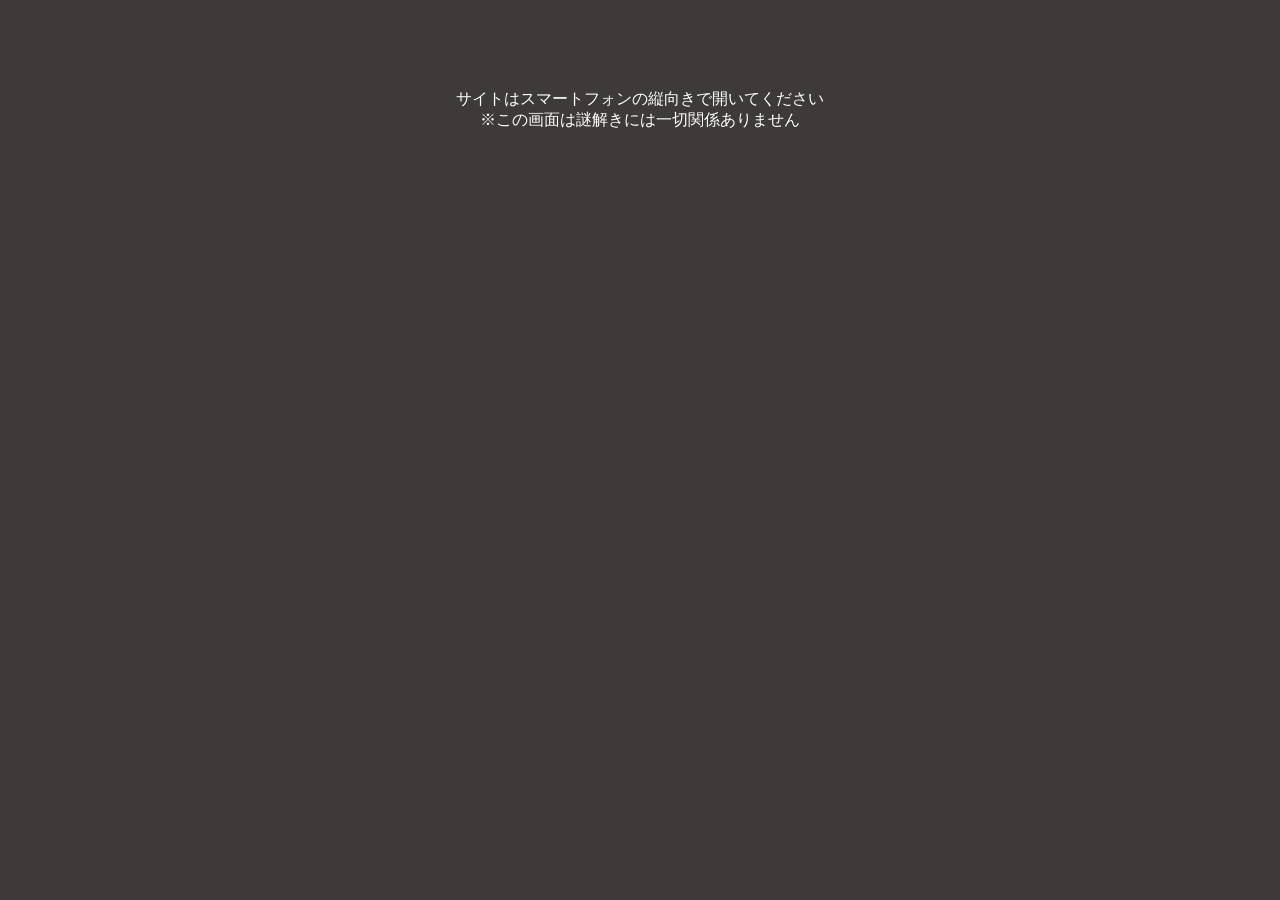
<file: index.htm>
<!DOCTYPE html5>
<html lang=“ja”>
<meta charset="UTF-8">

<head>
    <metahttp-equiv="content-type" content="text/html; charset=UTF-8">
	<meta name="viewport" content="width=device-width,initial-scale=1">
    <title>管理員ページ</title>
	 <link rel="shortcut icon" href="image/nazobu.jpg" >
	<!-- jQuery本体の読み込み -->
	<link rel="stylesheet" media="(max-width: 500px)" href="index.css"><br><link rel="stylesheet" media="(min-width: 501px)" href="indexnone.css">
	 <script src="index.js" defer></script>

<!-- ＃リンクのスムーズスクロール -->
<script>
$(function(){
   // #で始まるリンクをクリックしたら実行されます
   $('a[href^=#]').click(function() {
      // スクロールの速度
      var speed = 400; // ミリ秒で記述
      var href= $(this).attr("href");
      var target = $(href == "#" || href == "" ? 'html' : href);
      var position = target.offset().top;
      $('body,html').animate({scrollTop:position}, speed, 'swing');
      return false;
   });
});
</script>

</head>

<body>

<div class="attention">
<p class="start-bun">サイトはスマートフォンの縦向きで開いてください<br>※この画面は謎解きには一切関係ありません</p>
</div>

<div class="tate">

<div class="back"></div>

<div class="main">

	<p class="bun"><img src="image/title1.png" class="title"></p>

	<p class="bun"><img src="image/story1.png" class="story"></p>

	<p class="start-bun">本日、調査対象の入国者が　<font class="number">5</font>　件あります。</p>
	<p class="start-bun">入国審査謎を解き明かすと現れる質問に答え、<br>業務用ページにログインしてください。</p>
	
</div>

<div class="nyuryoku">

<div class="send-button">

<input type="text" class="start" id="answer" placeholder="半角数字で入力">
<br>
<input type="button" id="send" onClick="link2()" style="display:none">

<label class="label-send" for="send"><span>送信</span></label>


</div>
</div>


</div>

</div>
</div>



<script src="https://code.jquery.com/jquery-3.6.0.min.js" integrity="sha256-/xUj+3OJU5yExlq6GSYGSHk7tPXikynS7ogEvDej/m4=" crossorigin="anonymous"></script>
  <script type="text/javascript" src="index.js"></script>
  </body>
  </body>
</file>
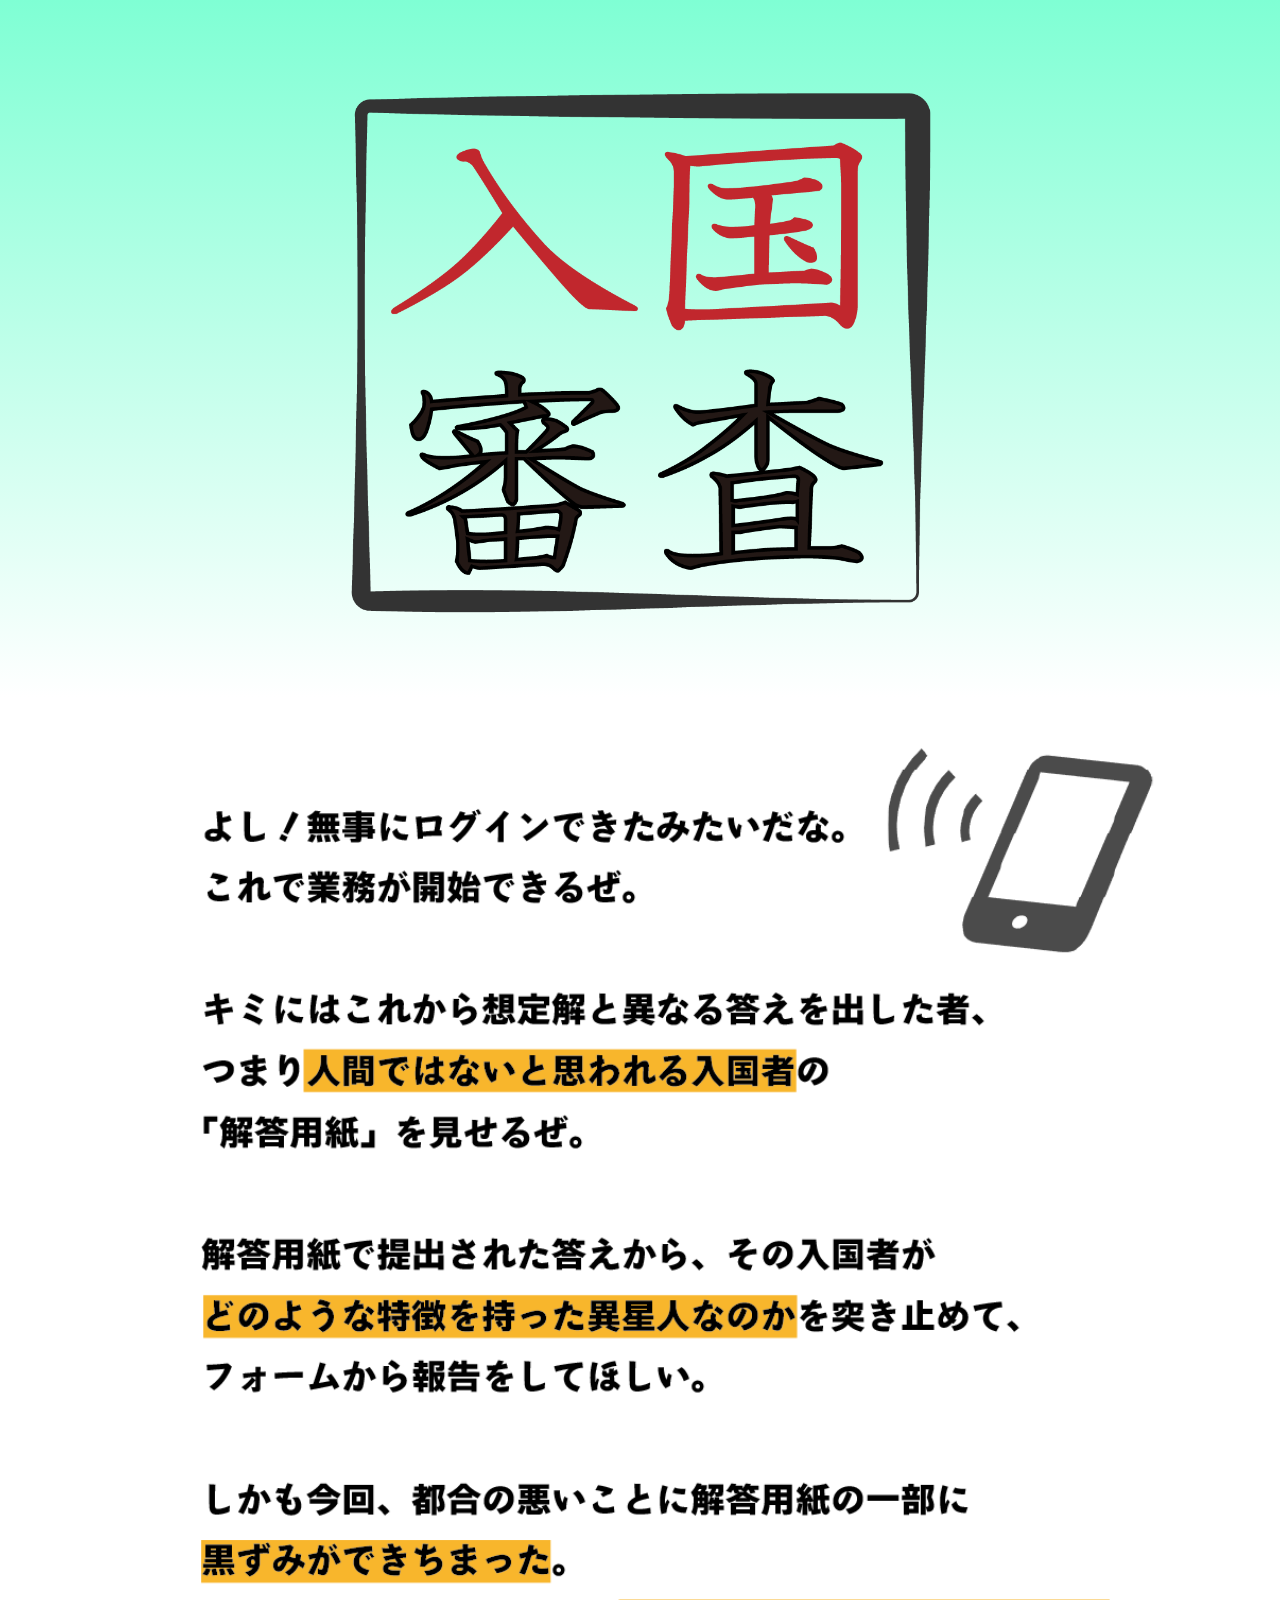
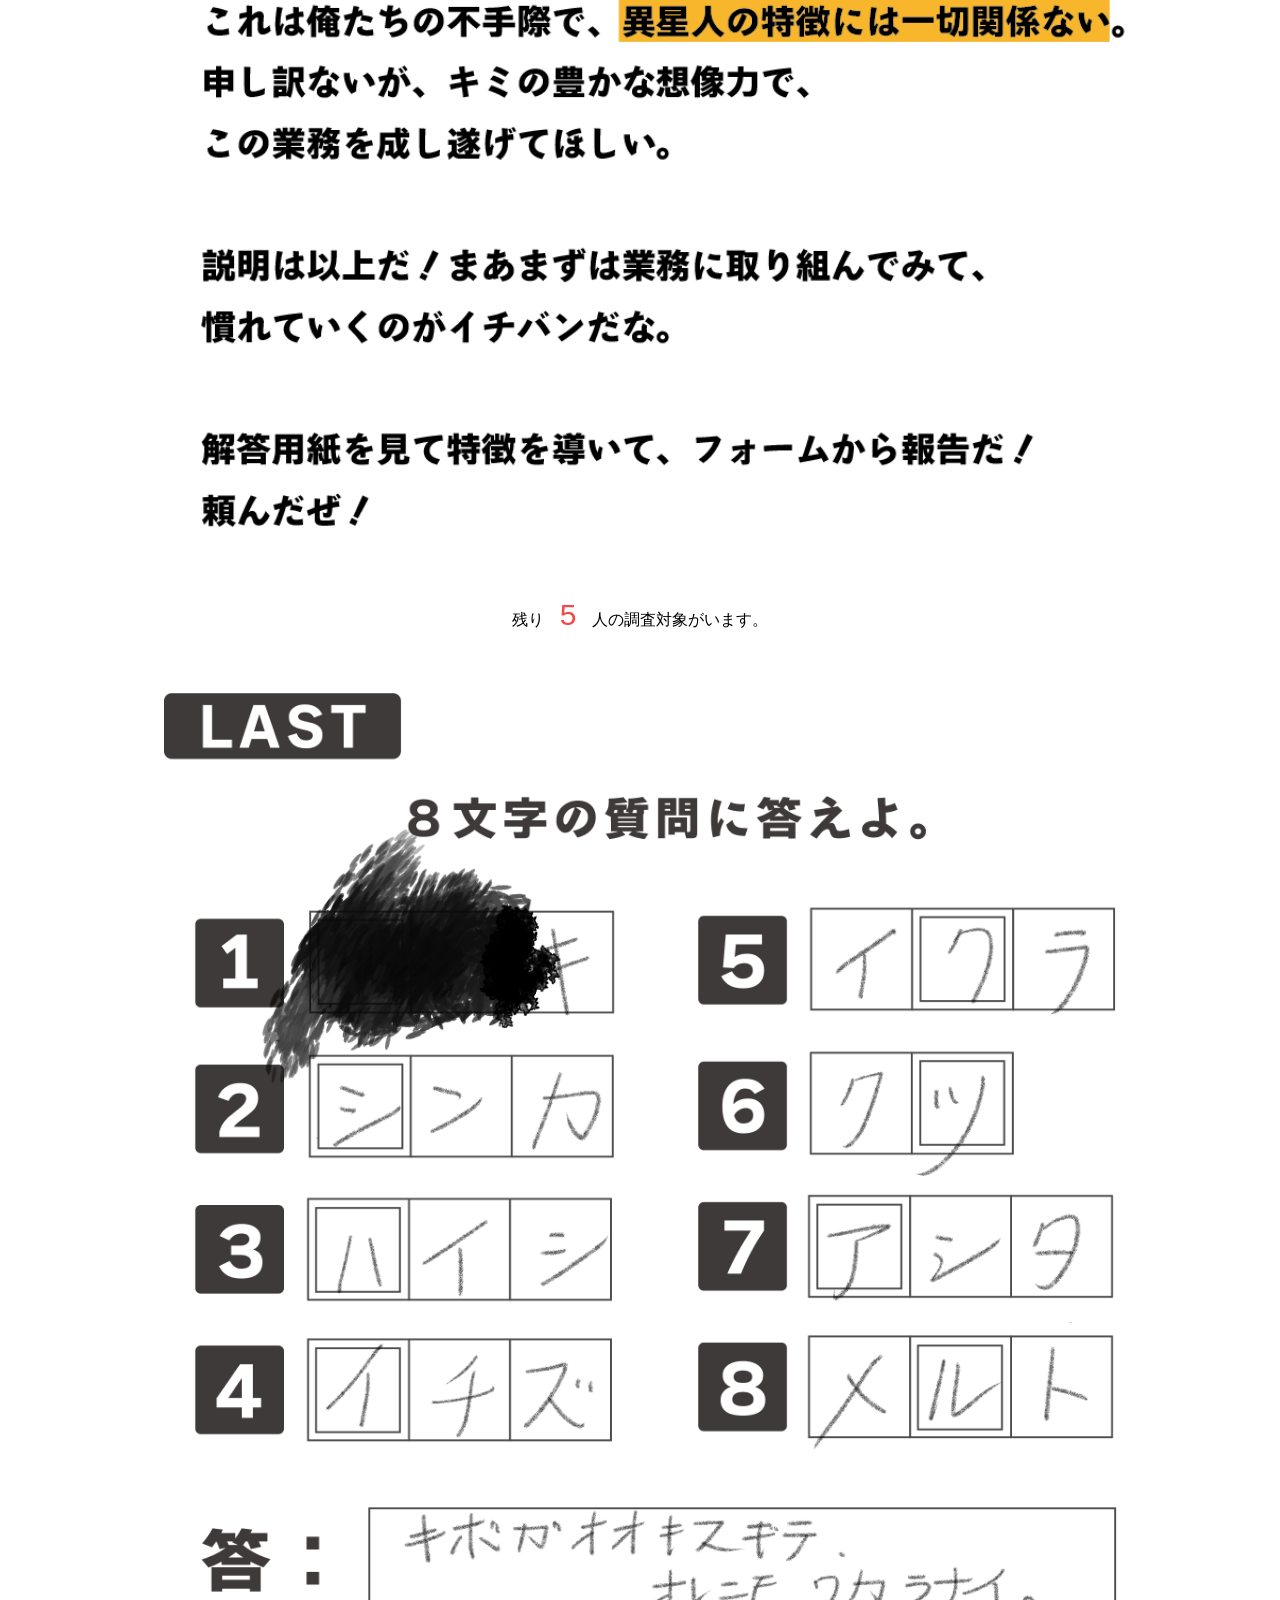
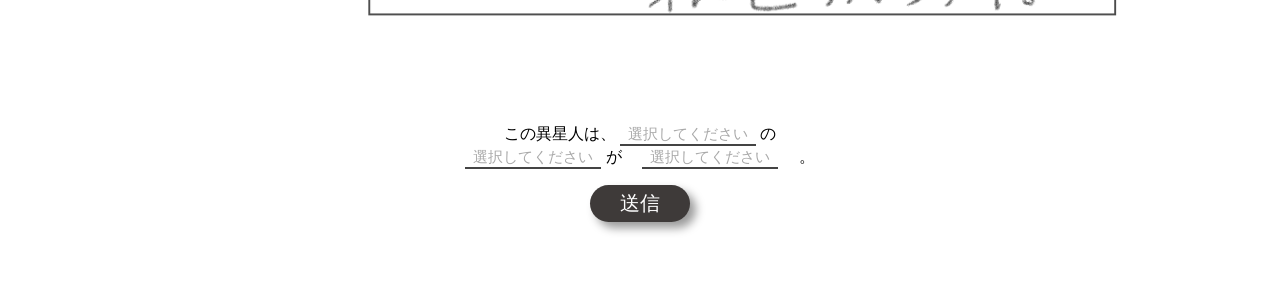
<file: 1tltsny.htm>
<!DOCTYPE html5>
<html lang=“ja”>
<meta charset="UTF-8">

<head>
    <metahttp-equiv="content-type" content="text/html; charset=UTF-8">
	<meta name="viewport" content="width=device-width,initial-scale=1">
    <title>管理員ページ</title>
	 <link rel="shortcut icon" href="image/nazobu.jpg" >
	<!-- jQuery本体の読み込み -->
	 <link rel="stylesheet" href="index.css"　type="text/css" media="all">
	 <script src="index.js" defer></script>

<!-- ＃リンクのスムーズスクロール -->
<script>
$(function(){
   // #で始まるリンクをクリックしたら実行されます
   $('a[href^=#]').click(function() {
      // スクロールの速度
      var speed = 400; // ミリ秒で記述
      var href= $(this).attr("href");
      var target = $(href == "#" || href == "" ? 'html' : href);
      var position = target.offset().top;
      $('body,html').animate({scrollTop:position}, speed, 'swing');
      return false;
   });
});
</script>

</head>

<body>




<div class="main">

	<p class="bun"><img src="image/title1.png" class="title"></p>

	<p class="bun"><img src="image/story2.png" class="story"></p>

	<p class="start-bun">残り　<font class="number">5</font>　人の調査対象がいます。</p>
	<div class="nazo">
	<img src="image/answer1.png" class="nazo">
	</div>
	
</div>

<div class="nyuryoku">

<p class="bun">
  この異星人は、
  <select class="blank" id="q1" required>
    <option value="" selected disabled>選択してください</option>
    <option>点線</option>
    <option>直線</option>
    <option>円</option>
  </select>
  の<br>
  <select class="blank" id="q2" required>
    <option value="" selected disabled>選択してください</option>
    <option>右</option>
    <option>中</option>
    <option>左</option>
  </select>
  が
　<select class="blank" id="q3" required>
    <option value="" selected disabled>選択してください</option>
    <option>逆さに見える</option>
    <option>見えない</option>
    <option>二重に見える</option>
  </select>
　。
</p>

<div class="send-button">

<input type="button" id="send" onClick="link()" style="display:none">

<label class="label-send" for="send"><span>送信</span></label>
<p class="bun"></p>

<div class="exstart-bun" id="ex">

<img src="image/profile1.png" class="nazo">
<br>
<img src="image/storycl.png" class="story">

<input type="button" id="next" onClick="link()" style="display:none">

<label class="label-send" for="next"><span>次へ</span></label>
<p class="bun"></p>


</div>

</div>
</div>


</div>

</div>




<script src="https://code.jquery.com/jquery-3.6.0.min.js" integrity="sha256-/xUj+3OJU5yExlq6GSYGSHk7tPXikynS7ogEvDej/m4=" crossorigin="anonymous"></script>
  <script type="text/javascript" src="nazo1.js"></script>
  </body>
</file>
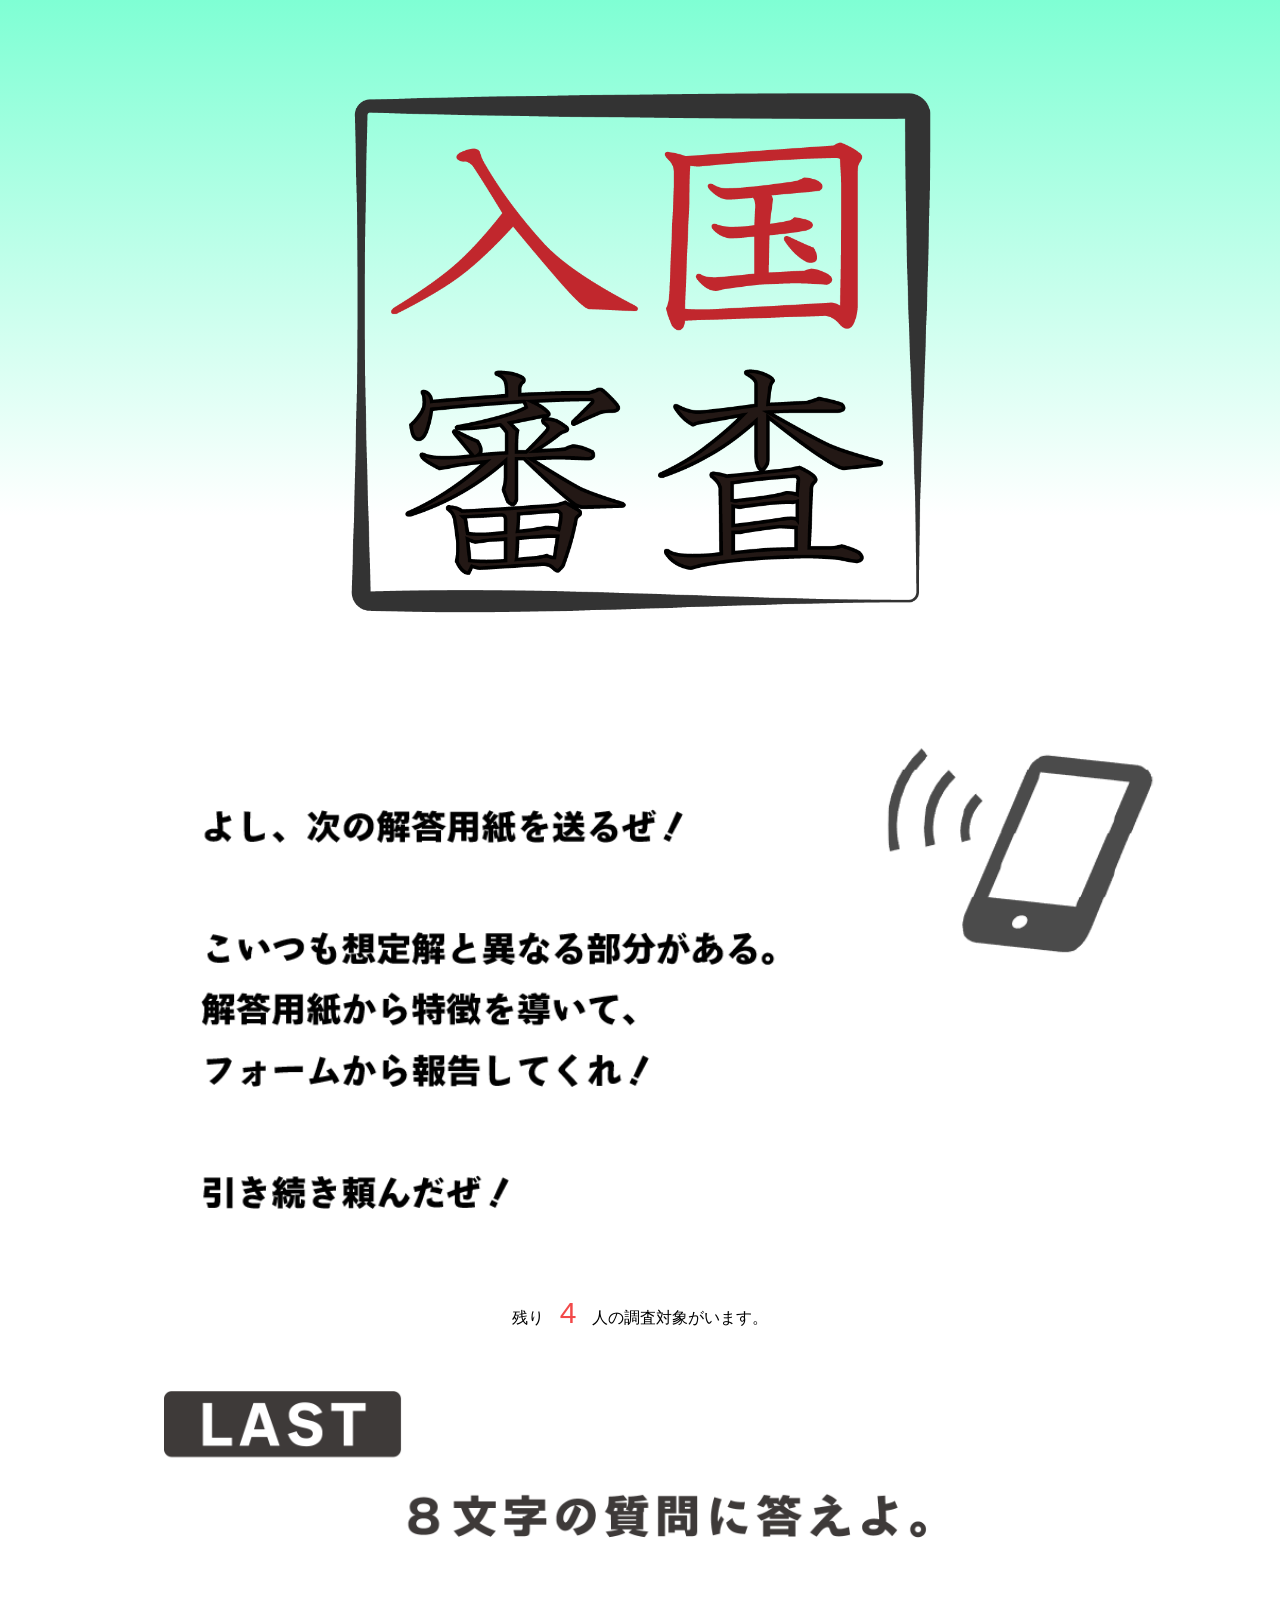
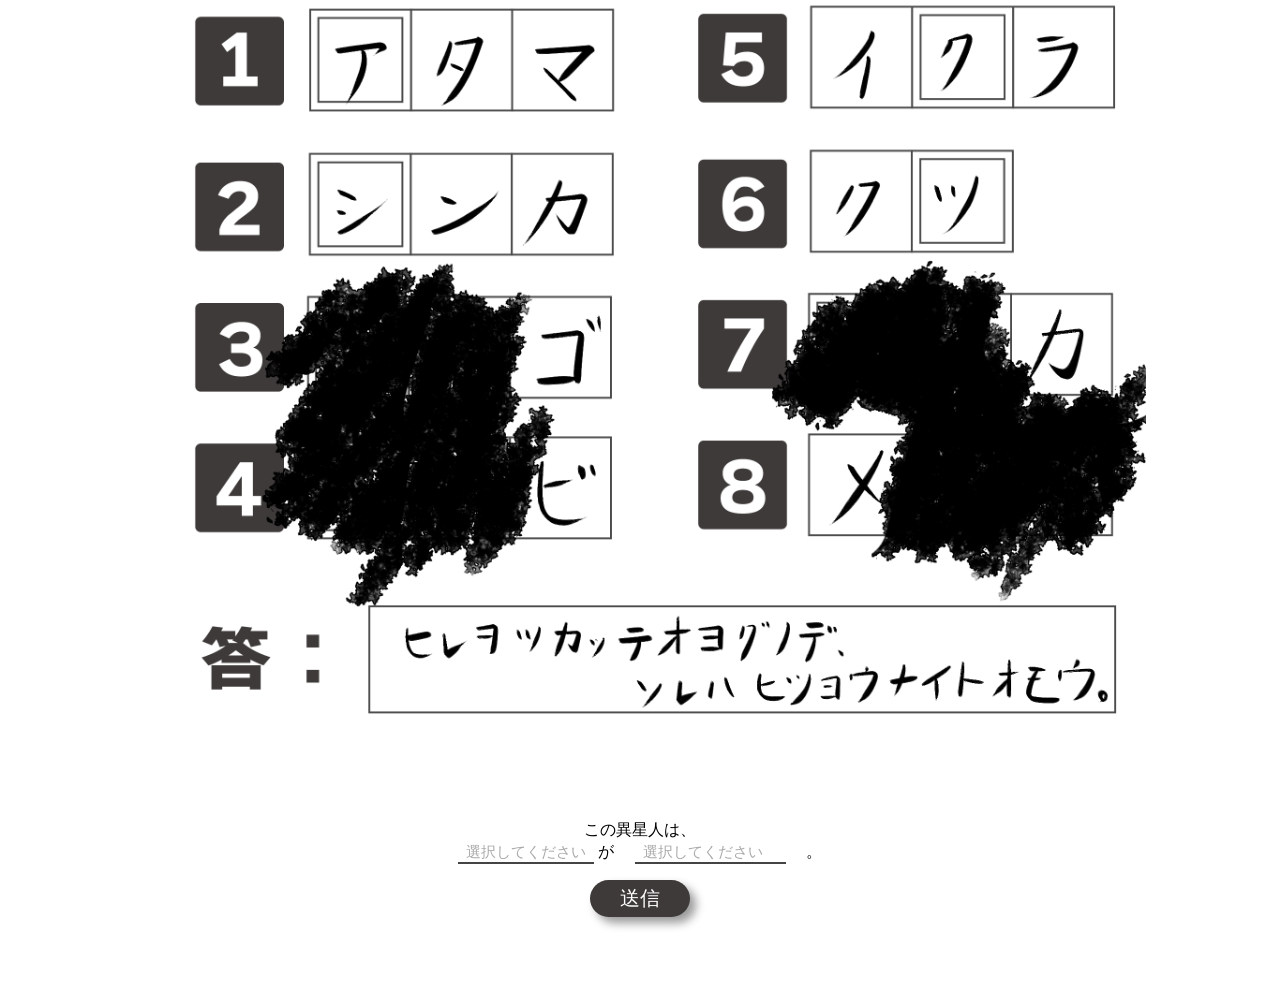
<file: 2akskazk.htm>
<!DOCTYPE html5>
<html lang=“ja”>
<meta charset="UTF-8">

<head>
    <metahttp-equiv="content-type" content="text/html; charset=UTF-8">
	<meta name="viewport" content="width=device-width,initial-scale=1">
    <title>管理員ページ</title>
	 <link rel="shortcut icon" href="image/nazobu.jpg" >
	<!-- jQuery本体の読み込み -->
	 <link rel="stylesheet" href="index.css"　type="text/css" media="all">
	 <script src="index.js" defer></script>

<!-- ＃リンクのスムーズスクロール -->
<script>
$(function(){
   // #で始まるリンクをクリックしたら実行されます
   $('a[href^=#]').click(function() {
      // スクロールの速度
      var speed = 400; // ミリ秒で記述
      var href= $(this).attr("href");
      var target = $(href == "#" || href == "" ? 'html' : href);
      var position = target.offset().top;
      $('body,html').animate({scrollTop:position}, speed, 'swing');
      return false;
   });
});
</script>

</head>

<body>




<div class="main">

	<p class="bun"><img src="image/title1.png" class="title"></p>

	<p class="bun"><img src="image/storyne.png" class="story"></p>

	<p class="start-bun">残り　<font class="number">4</font>　人の調査対象がいます。</p>
	<div class="nazo">
	<img src="image/answer2.png" class="nazo">
	</div>
	
</div>

<div class="nyuryoku">

<p class="bun">
  この異星人は、<br>
  <select class="blank" id="q1" required>
    <option value="" selected disabled>選択してください</option>
    <option>赤</option>
    <option>青</option>
    <option>緑</option>
　　<option>黄</option>
    <option>ピンク</option>
    <option>茶</option>
　　<option>グレー</option>
    <option>黒</option>
  </select>
  が
　<select class="blank" id="q2" required>
    <option value="" selected disabled>選択してください</option>
    <option>逆さに見える</option>
    <option>見えない</option>
    <option>二重に見える</option>
　　<option>半分に見える</option>
    <option>1つ増えて見える</option>
    <option>丸に変わって見える</option>
  </select>
　。
</p>

<div class="send-button">

<input type="button" id="send" onClick="link()" style="display:none">

<label class="label-send" for="send"><span>送信</span></label>
<p class="bun"></p>

<div class="exstart-bun" id="ex">

<img src="image/profile2.png" class="nazo">
<br>
<img src="image/storycl.png" class="story">

<input type="button" id="next" onClick="link()" style="display:none">

<label class="label-send" for="next"><span>次へ</span></label>
<p class="bun"></p>


</div>

</div>
</div>


</div>

</div>




<script src="https://code.jquery.com/jquery-3.6.0.min.js" integrity="sha256-/xUj+3OJU5yExlq6GSYGSHk7tPXikynS7ogEvDej/m4=" crossorigin="anonymous"></script>
  <script type="text/javascript" src="nazo2.js"></script>
  </body>
</file>
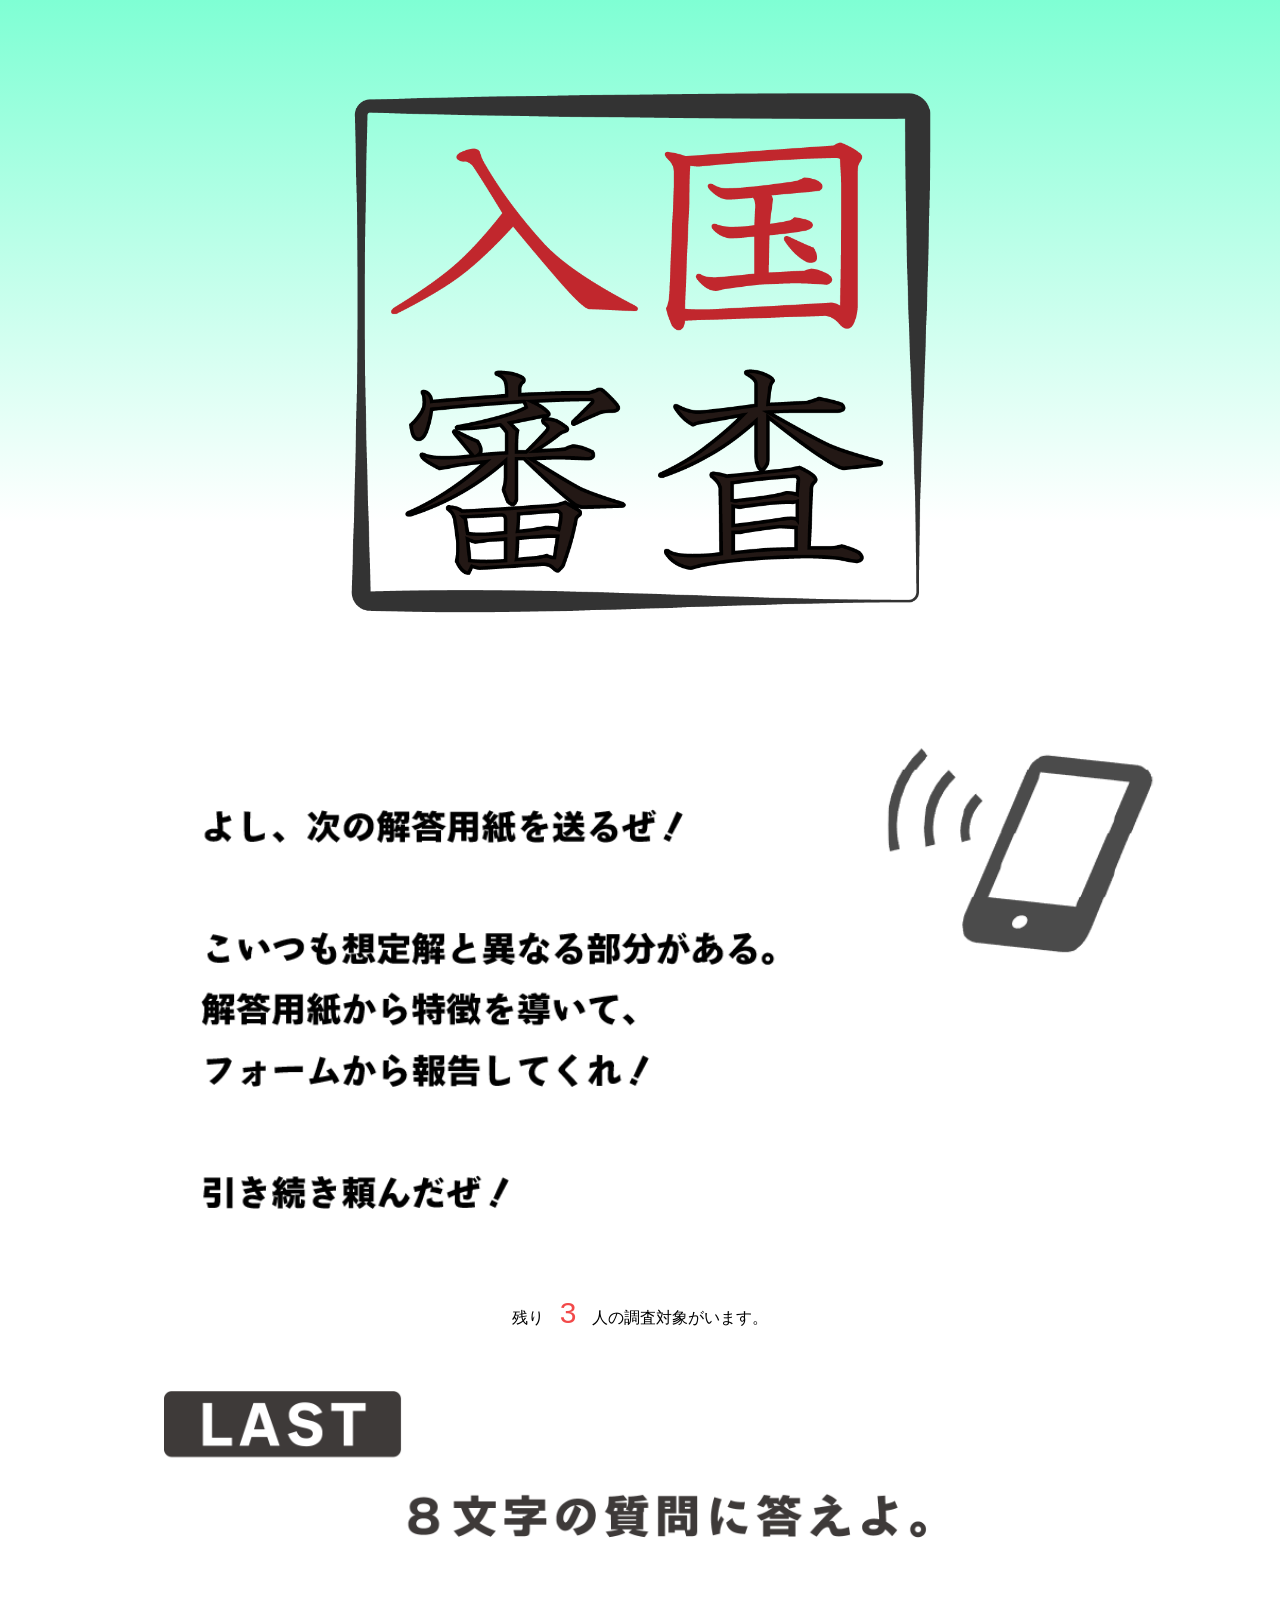
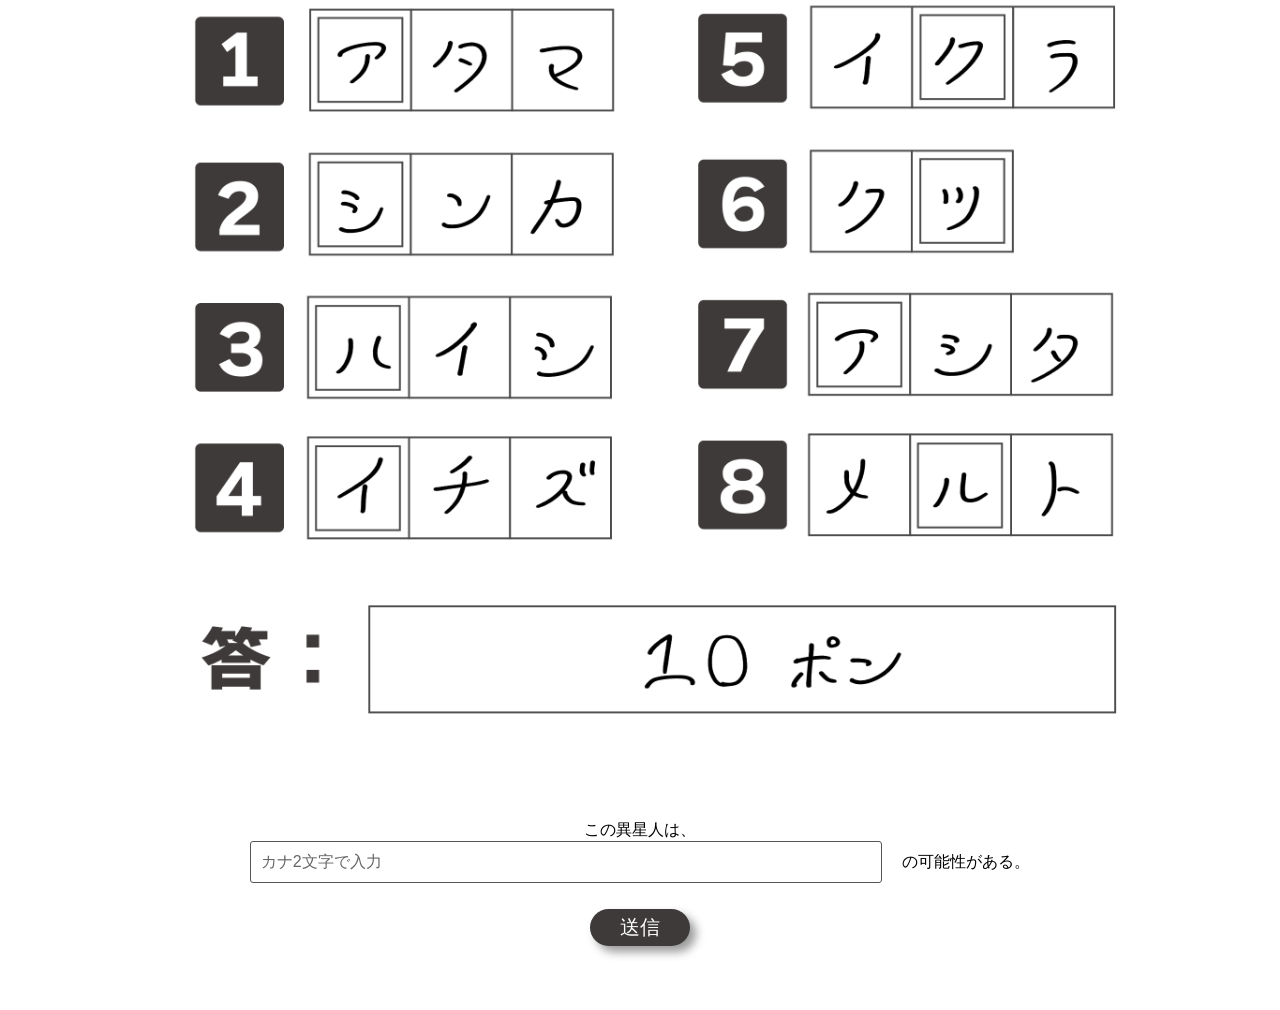
<file: 3hmhnhr.htm>
<!DOCTYPE html5>
<html lang=“ja”>
<meta charset="UTF-8">

<head>
    <metahttp-equiv="content-type" content="text/html; charset=UTF-8">
	<meta name="viewport" content="width=device-width,initial-scale=1">
    <title>管理員ページ</title>
	 <link rel="shortcut icon" href="image/nazobu.jpg" >
	<!-- jQuery本体の読み込み -->
	 <link rel="stylesheet" href="index.css"　type="text/css" media="all">
	 <script src="nazo3.js" defer></script>

<!-- ＃リンクのスムーズスクロール -->
<script>
$(function(){
   // #で始まるリンクをクリックしたら実行されます
   $('a[href^=#]').click(function() {
      // スクロールの速度
      var speed = 400; // ミリ秒で記述
      var href= $(this).attr("href");
      var target = $(href == "#" || href == "" ? 'html' : href);
      var position = target.offset().top;
      $('body,html').animate({scrollTop:position}, speed, 'swing');
      return false;
   });
});
</script>

</head>

<body>




<div class="main">

	<p class="bun"><img src="image/title1.png" class="title"></p>

	<p class="bun"><img src="image/storyne.png" class="story"></p>

	<p class="start-bun">残り　<font class="number">3</font>　人の調査対象がいます。</p>
	<div class="nazo">
	<img src="image/answer3.png" class="nazo">
	</div>
	
</div>

<div class="nyuryoku">

<p class="bun">
  この異星人は、<br>
  <input type="text" class="start" id="answer" placeholder="カナ2文字で入力">
　の可能性がある。
<br>
<input type="button" id="send" onClick="link2()" style="display:none">

</p>

<div class="send-button">

<input type="button" id="send" onClick="link()" style="display:none">

<label class="label-send" for="send"><span>送信</span></label>
<p class="bun"></p>

<div class="exstart-bun" id="ex">

<img src="image/profile3.png" class="nazo">
<br>
<img src="image/storycl.png" class="story">

<input type="button" id="next" onClick="link()" style="display:none">

<label class="label-send" for="next"><span>次へ</span></label>
<p class="bun"></p>


</div>

</div>
</div>


</div>

</div>




<script src="https://code.jquery.com/jquery-3.6.0.min.js" integrity="sha256-/xUj+3OJU5yExlq6GSYGSHk7tPXikynS7ogEvDej/m4=" crossorigin="anonymous"></script>
  <script type="text/javascript" src="nazo3.js"></script>
  </body>
</file>
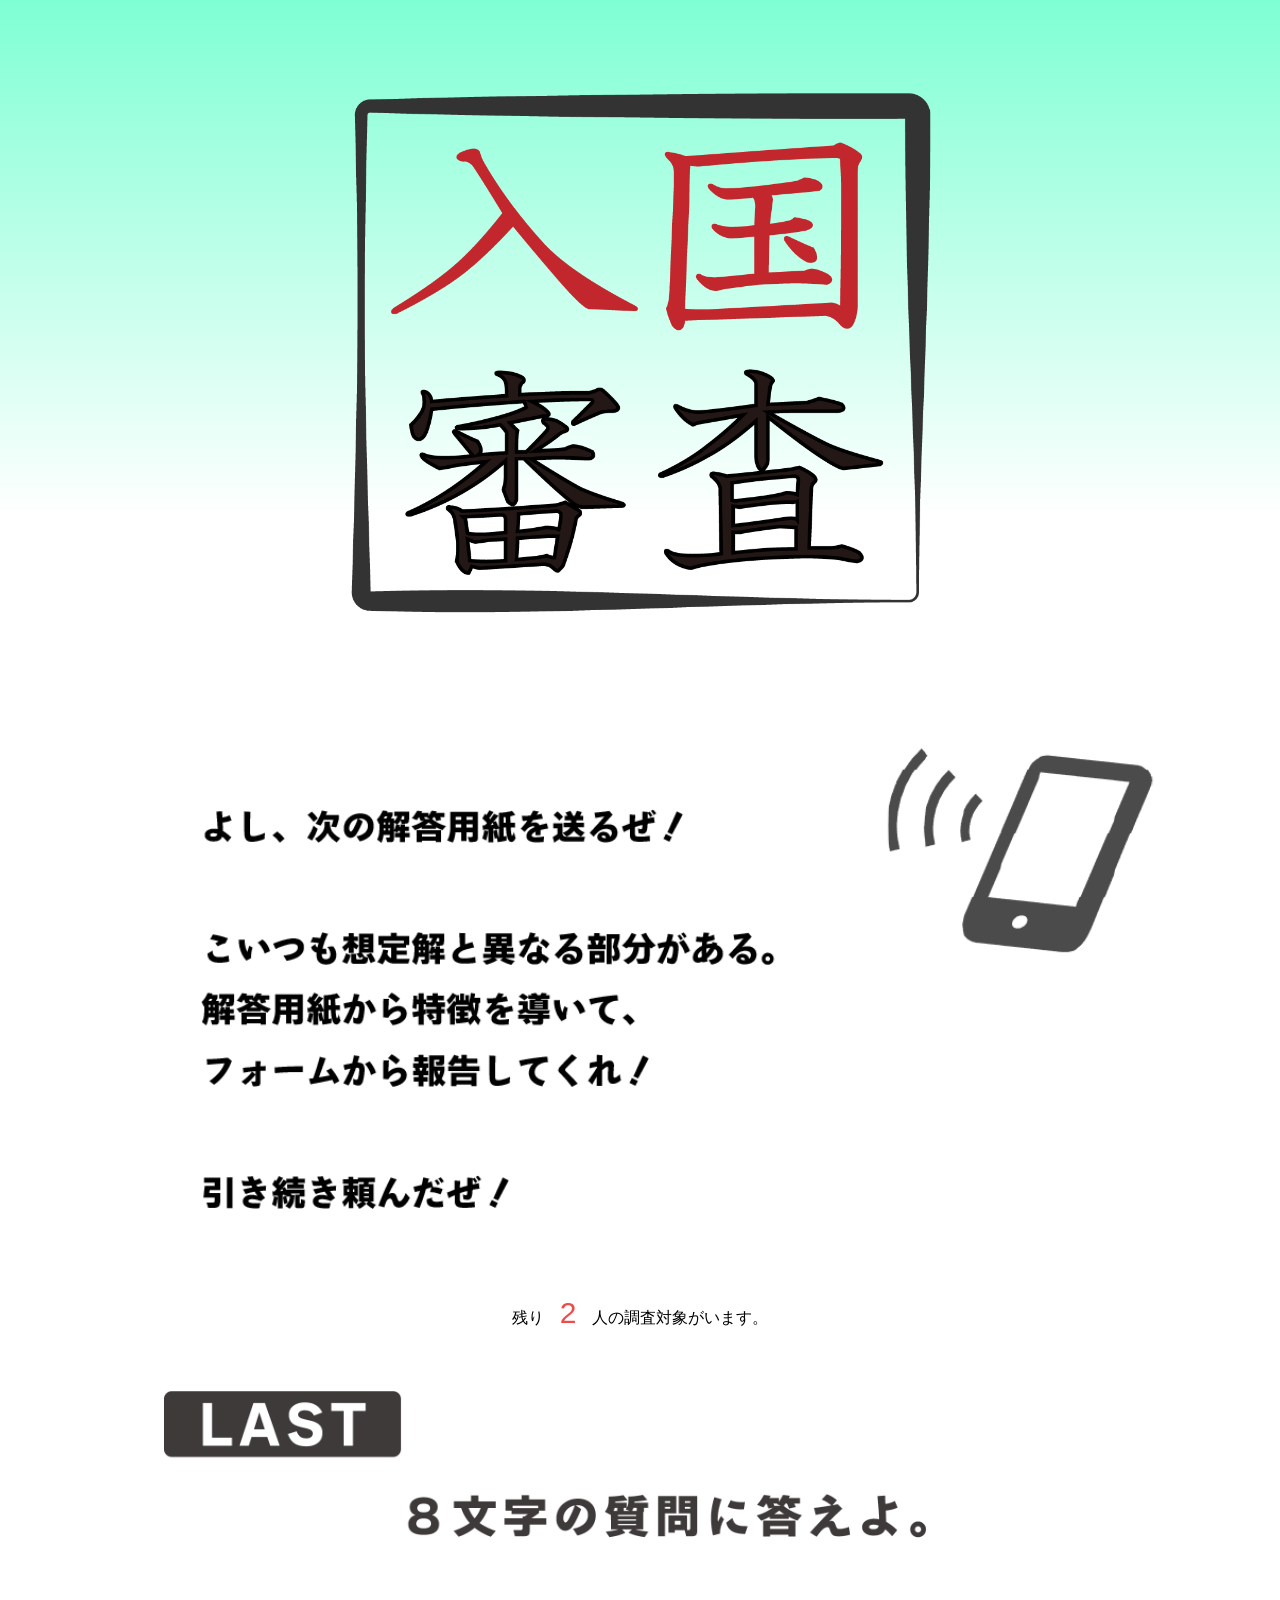
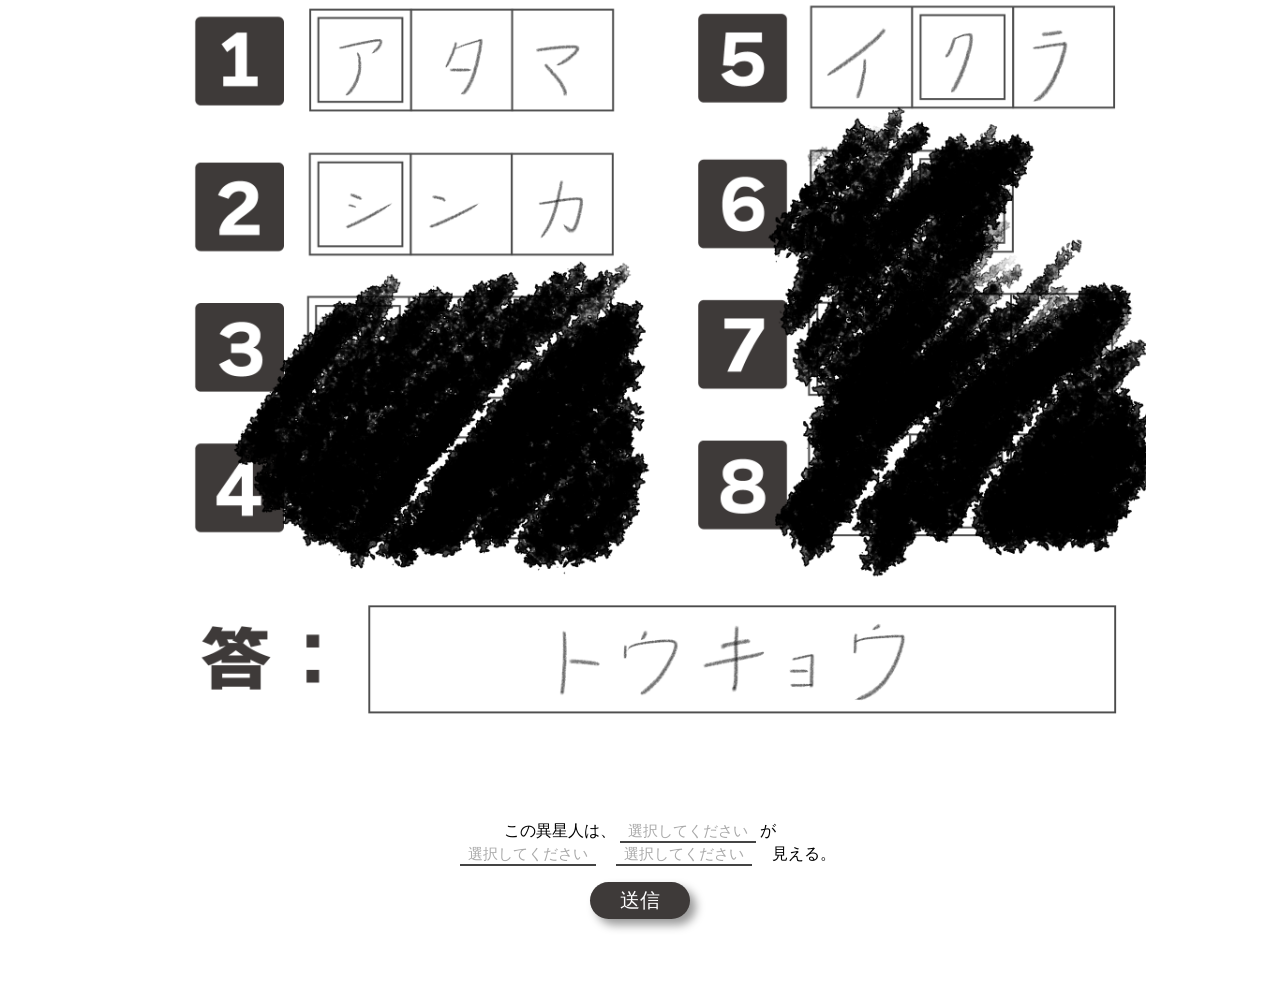
<file: 4akihsk.htm>
<!DOCTYPE html5>
<html lang=“ja”>
<meta charset="UTF-8">

<head>
    <metahttp-equiv="content-type" content="text/html; charset=UTF-8">
	<meta name="viewport" content="width=device-width,initial-scale=1">
    <title>管理員ページ</title>
	 <link rel="shortcut icon" href="image/nazobu.jpg" >
	<!-- jQuery本体の読み込み -->
	 <link rel="stylesheet" href="index.css"　type="text/css" media="all">
	 <script src="nazo4.js" defer></script>

<!-- ＃リンクのスムーズスクロール -->
<script>
$(function(){
   // #で始まるリンクをクリックしたら実行されます
   $('a[href^=#]').click(function() {
      // スクロールの速度
      var speed = 400; // ミリ秒で記述
      var href= $(this).attr("href");
      var target = $(href == "#" || href == "" ? 'html' : href);
      var position = target.offset().top;
      $('body,html').animate({scrollTop:position}, speed, 'swing');
      return false;
   });
});
</script>

</head>

<body>




<div class="main">

	<p class="bun"><img src="image/title1.png" class="title"></p>

	<p class="bun"><img src="image/storyne.png" class="story"></p>

	<p class="start-bun">残り　<font class="number">2</font>　人の調査対象がいます。</p>
	<div class="nazo">
	<img src="image/answer4.png" class="nazo">
	</div>
	
</div>

<div class="nyuryoku">

<p class="bun">
  この異星人は、
  <select class="blank" id="q1" required>
    <option value="" selected disabled>選択してください</option>
    <option>赤</option>
    <option>青</option>
    <option>緑</option>
　　<option>黄</option>
    <option>ピンク</option>
    <option>茶</option>
　　<option>グレー</option>
    <option>黒</option>
  </select>
  が<br>
　<select class="blank" id="q2" required>
    <option value="" selected disabled>選択してください</option>
    <option>ひとつ</option>
    <option>ふたつ</option>
    <option>はんぶん</option>
  </select>
　<select class="blank" id="q3" required>
    <option value="" selected disabled>選択してください</option>
    <option>増えて</option>
    <option>減って</option>
    <option>進んで</option>
　　<option>戻って</option>
  </select>
　見える。
</p>

<div class="send-button">

<input type="button" id="send" onClick="link()" style="display:none">

<label class="label-send" for="send"><span>送信</span></label>
<p class="bun"></p>

<div class="exstart-bun" id="ex">

<img src="image/profile4.png" class="nazo">
<br>
<img src="image/storycl.png" class="story">

<input type="button" id="next" onClick="link()" style="display:none">

<label class="label-send" for="next"><span>次へ</span></label>
<p class="bun"></p>


</div>

</div>
</div>


</div>

</div>



<script src="https://code.jquery.com/jquery-3.6.0.min.js" integrity="sha256-/xUj+3OJU5yExlq6GSYGSHk7tPXikynS7ogEvDej/m4=" crossorigin="anonymous"></script>
  <script type="text/javascript" src="nazo4.js"></script>
  </body>
</file>
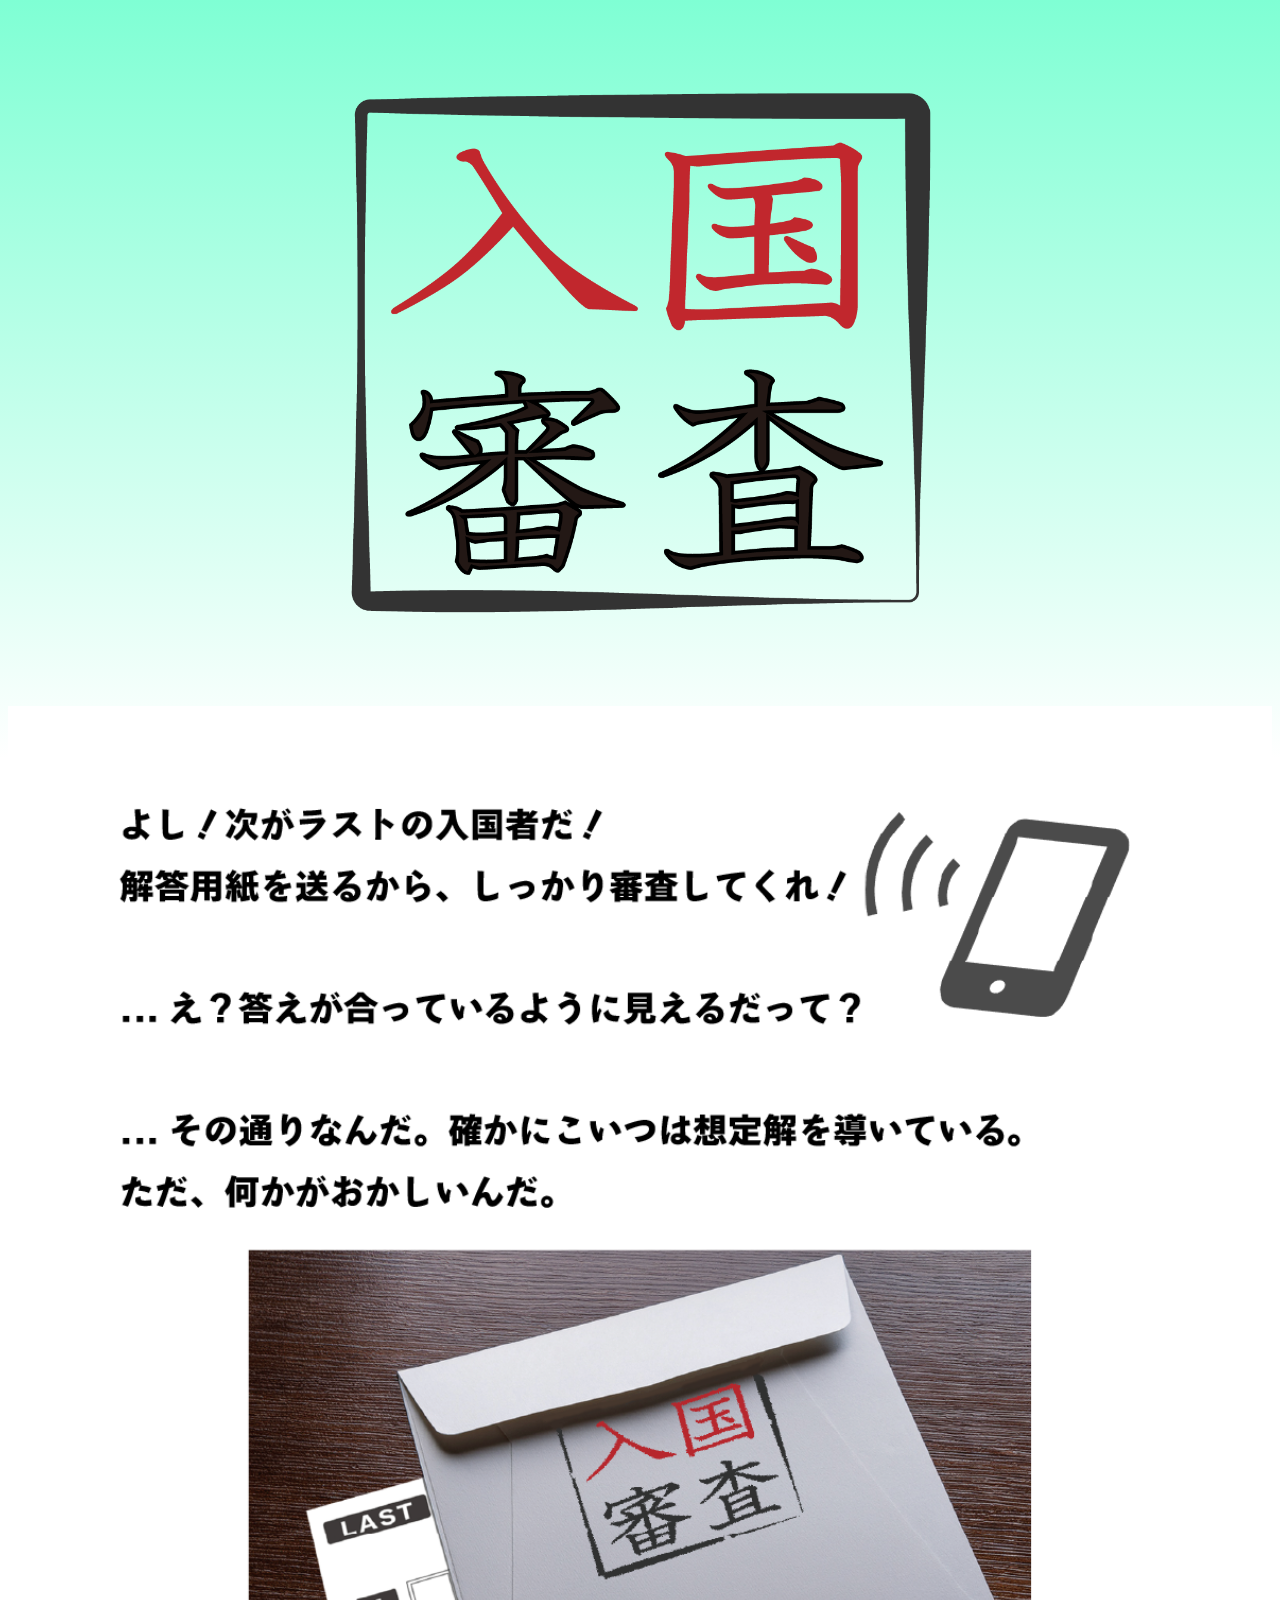
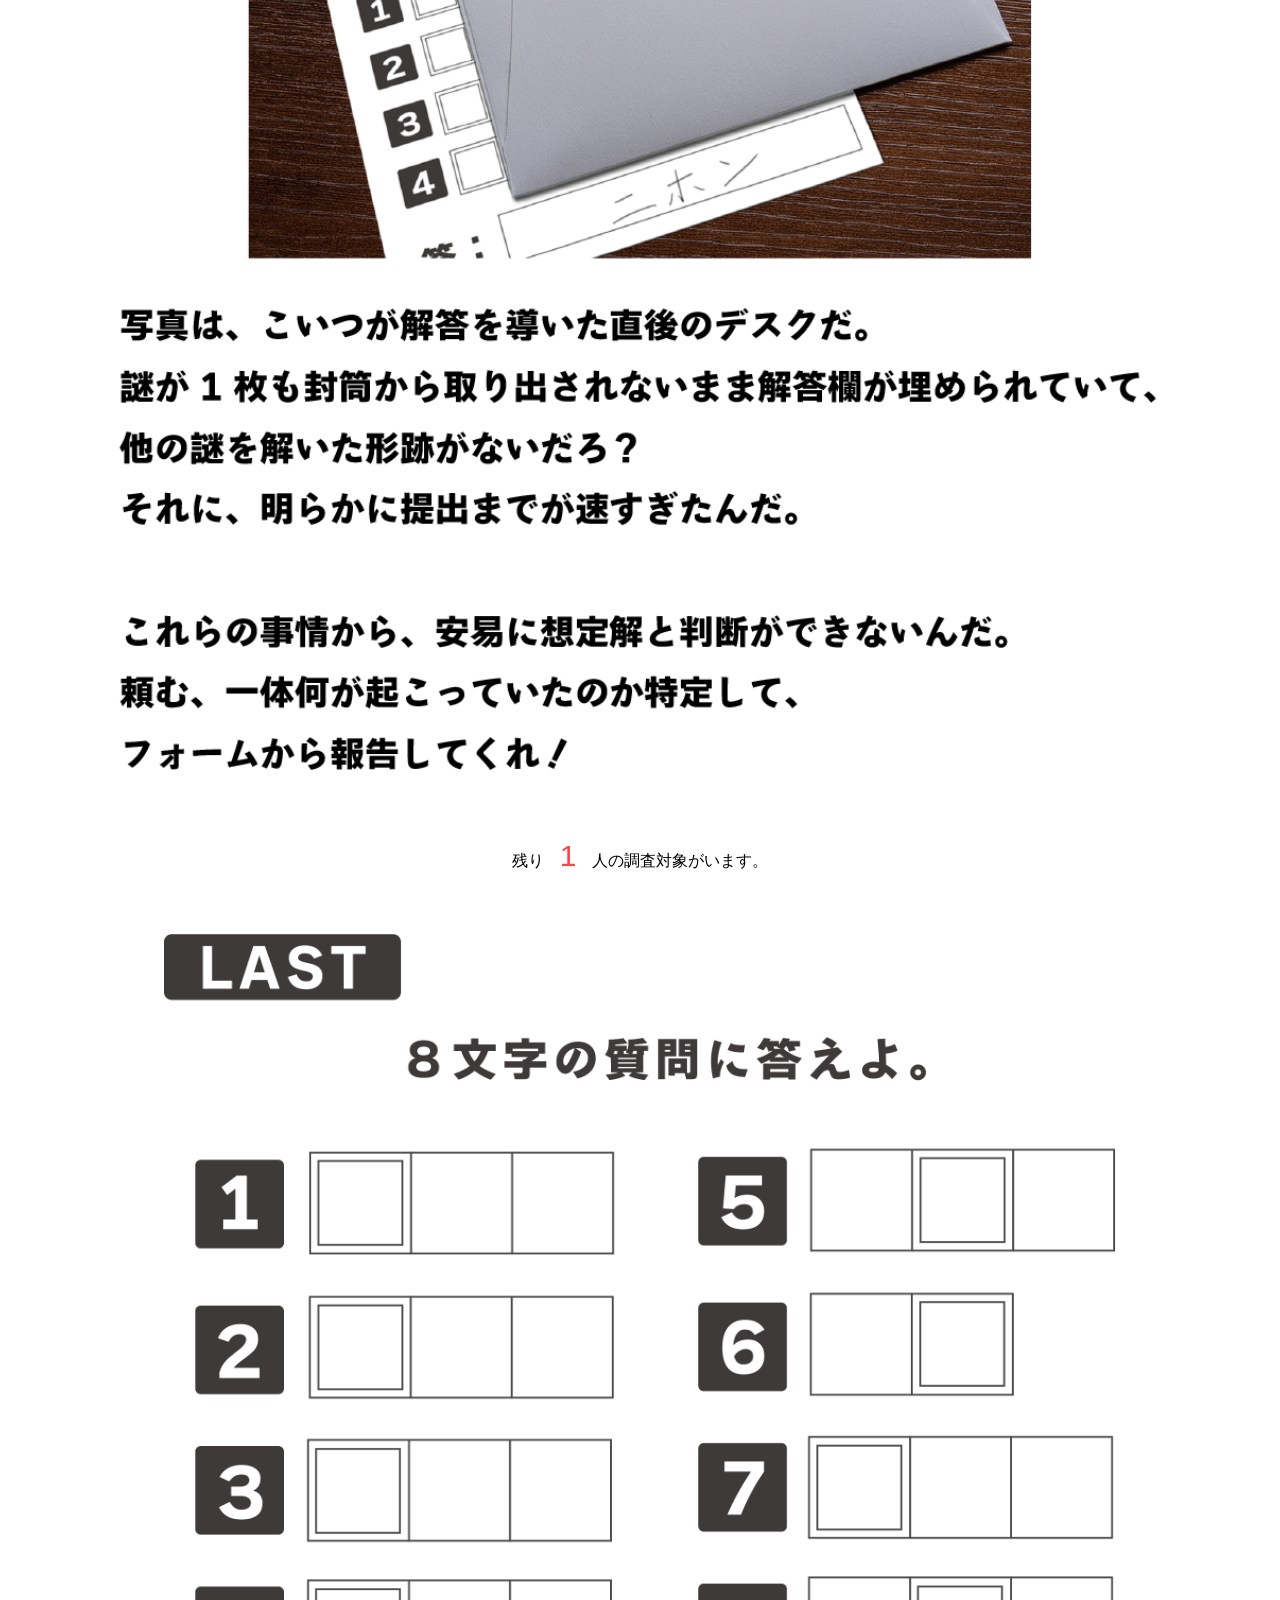
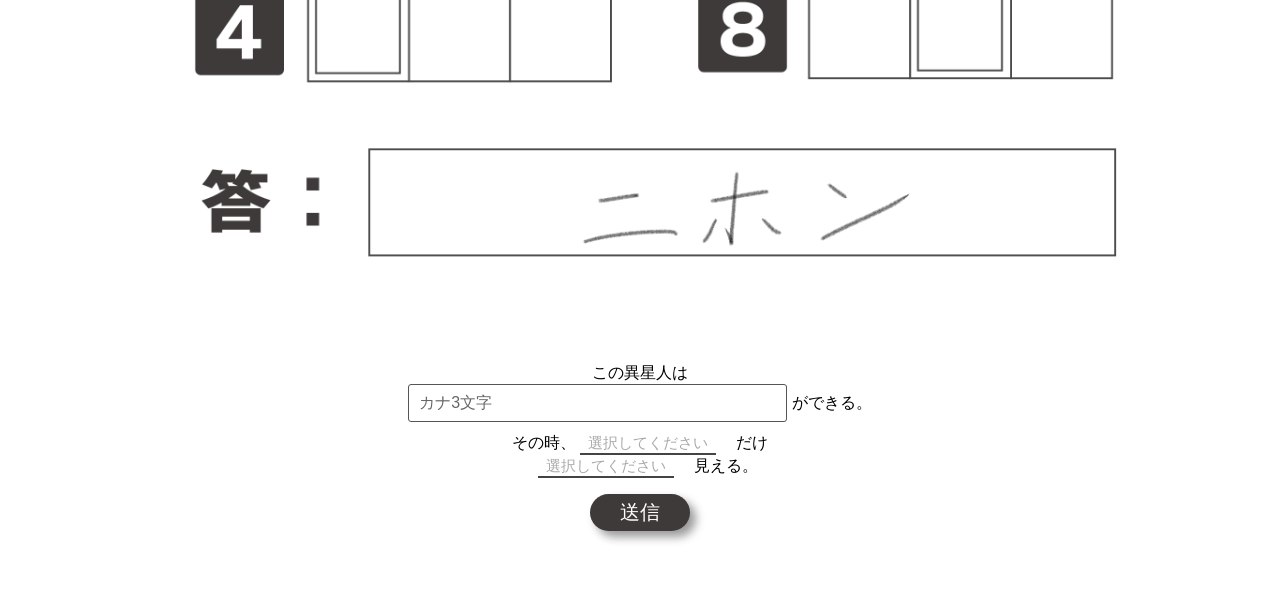
<file: 5rvscnr.htm>
<!DOCTYPE html5>
<html lang=“ja”>
<meta charset="UTF-8">

<head>
    <metahttp-equiv="content-type" content="text/html; charset=UTF-8">
	<meta name="viewport" content="width=device-width,initial-scale=1">
    <title>管理員ページ</title>
	 <link rel="shortcut icon" href="image/nazobu.jpg" >
	<!-- jQuery本体の読み込み -->
	 <link rel="stylesheet" href="index.css"　type="text/css" media="all">

<!-- ＃リンクのスムーズスクロール -->
<script>
$(function(){
   // #で始まるリンクをクリックしたら実行されます
   $('a[href^=#]').click(function() {
      // スクロールの速度
      var speed = 400; // ミリ秒で記述
      var href= $(this).attr("href");
      var target = $(href == "#" || href == "" ? 'html' : href);
      var position = target.offset().top;
      $('body,html').animate({scrollTop:position}, speed, 'swing');
      return false;
   });
});
</script>

</head>

<body>




<div class="main">

	<p class="bun"><img src="image/title1.png" class="title"></p>

	<p class="bun"><img src="image/story3.png" class="story"></p>

	<p class="start-bun">残り　<font class="number">1</font>　人の調査対象がいます。</p>
	<div class="nazo">
	<img src="image/answer5.png" class="nazo">
	</div>
	
</div>

<div class="nyuryoku">

<p class="bun">
  この異星人は<br>
  <input type="text" class="start2" id="answer" placeholder="カナ3文字">
  ができる。<br>
	その時、
 <select class="blank" id="q1" required>
    <option value="" selected disabled>選択してください</option>
    <option>赤</option>
    <option>青</option>
    <option>緑</option>
　　<option>黄</option>
    <option>ピンク</option>
    <option>茶</option>
　　<option>グレー</option>
    <option>黒</option>
  </select>
　だけ<br>
　<select class="blank" id="q2" required>
    <option value="" selected disabled>選択してください</option>
　　<option>　</option>
    <option>増えて</option>
    <option>減って</option>
    <option>進んで</option>
　　<option>戻って</option>
  </select>
　見える。
</p>

<div class="send-button">

<input type="button" id="send" onClick="link()" style="display:none">

<label class="label-send" for="send"><span>送信</span></label>
<p class="bun"></p>

<div class="exstart-bun" id="ex">

<img src="image/profile5.png" class="nazo">
<br>
<img src="image/storycl.png" class="story">

<input type="button" id="next" onClick="link()" style="display:none">

<label class="label-send" for="next"><span>次へ</span></label>
<p class="bun"></p>


</div>

</div>
</div>


</div>

</div>



<script src="https://code.jquery.com/jquery-3.6.0.min.js" integrity="sha256-/xUj+3OJU5yExlq6GSYGSHk7tPXikynS7ogEvDej/m4=" crossorigin="anonymous"></script>
  <script type="text/javascript" src="nazo5.js"></script>
  </body>
</file>
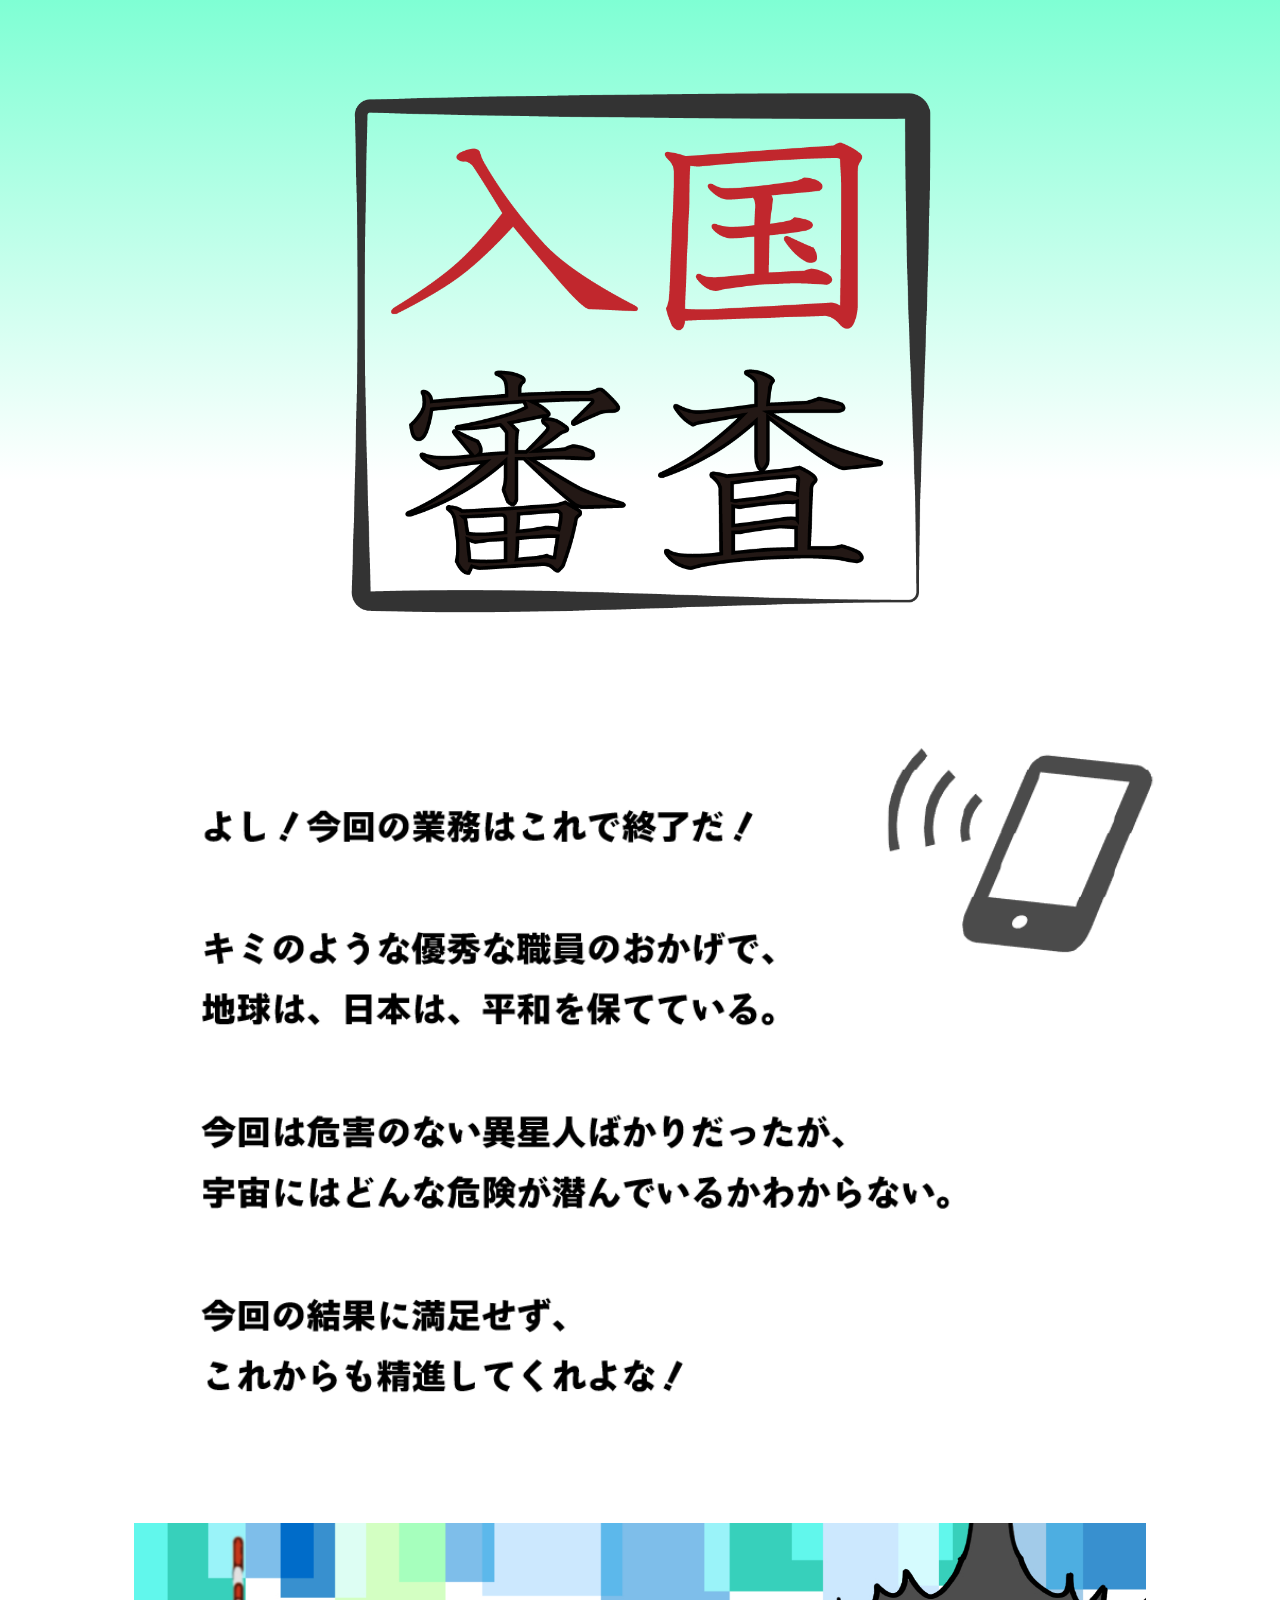
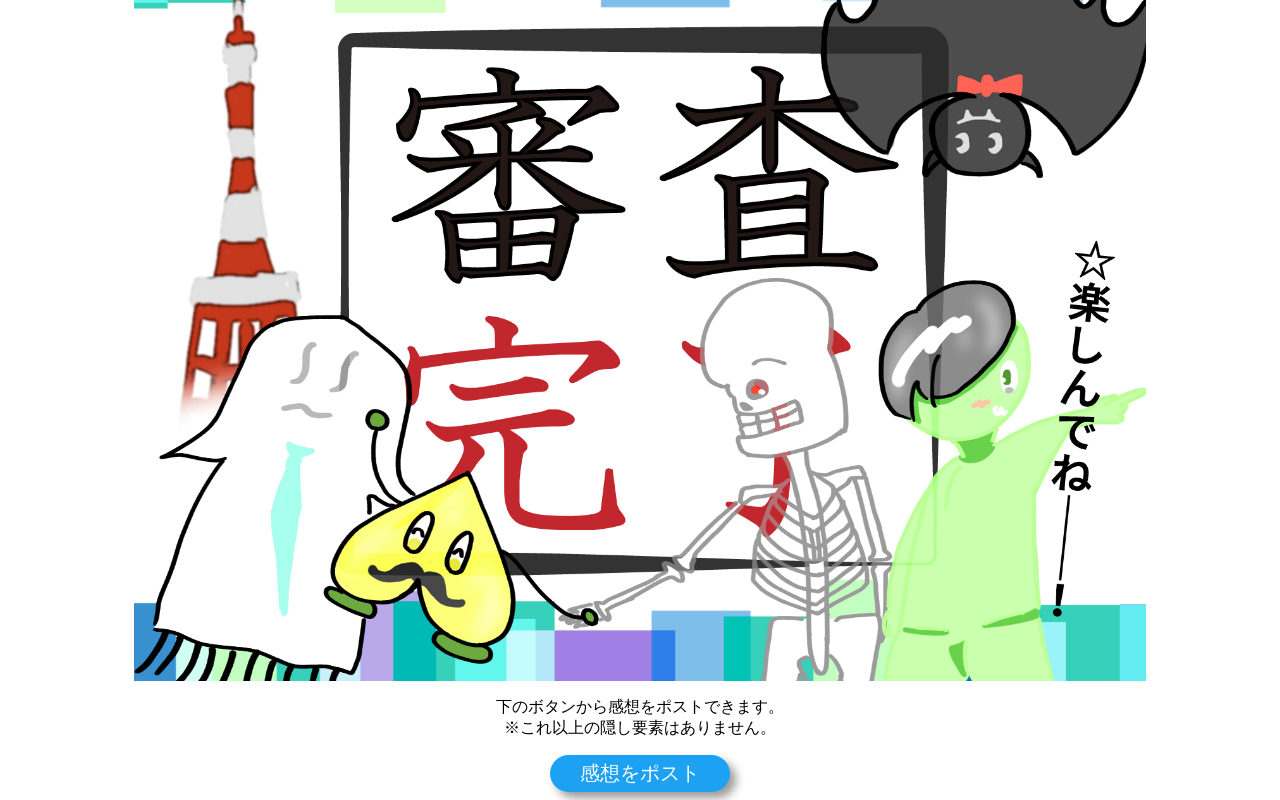
<file: clearstk.htm>
<!DOCTYPE html5>
<html lang=“ja”>
<meta charset="UTF-8">

<head>
    <metahttp-equiv="content-type" content="text/html; charset=UTF-8">
	<meta name="viewport" content="width=device-width,initial-scale=1">
    <title>発注ページ</title>
	 <link rel="shortcut icon" href="image/nazobu.jpg" >
	<!-- jQuery本体の読み込み -->
	 <link rel="stylesheet" href="index.css"　type="text/css" media="all">
	 <script src="index.js" defer></script>

<!-- ＃リンクのスムーズスクロール -->
<script>
$(function(){
   // #で始まるリンクをクリックしたら実行されます
   $('a[href^=#]').click(function() {
      // スクロールの速度
      var speed = 400; // ミリ秒で記述
      var href= $(this).attr("href");
      var target = $(href == "#" || href == "" ? 'html' : href);
      var position = target.offset().top;
      $('body,html').animate({scrollTop:position}, speed, 'swing');
      return false;
   });
});
</script>

</head>

<body>



<div class="main">

	<p class="bun"><img src="image/title1.png" class="title"></p>

	<p class="bun"><img src="image/storyla.png" class="story"></p>

	<p class="bun"><img src="image/clear.jpg" class="nazo"></p>

	<p class="start-bun">下のボタンから感想をポストできます。<br>※これ以上の隠し要素はありません。</p>

<div class="send-button">

<input type="button" id="tweet" onClick="link()" style="display:none">

<label class="post" for="tweet"><span>感想をポスト</span></label>

</div>


</div>





<script src="https://code.jquery.com/jquery-3.6.0.min.js" integrity="sha256-/xUj+3OJU5yExlq6GSYGSHk7tPXikynS7ogEvDej/m4=" crossorigin="anonymous"></script>
  <script type="text/javascript" src="clear.js"></script>
  </body>
</file>
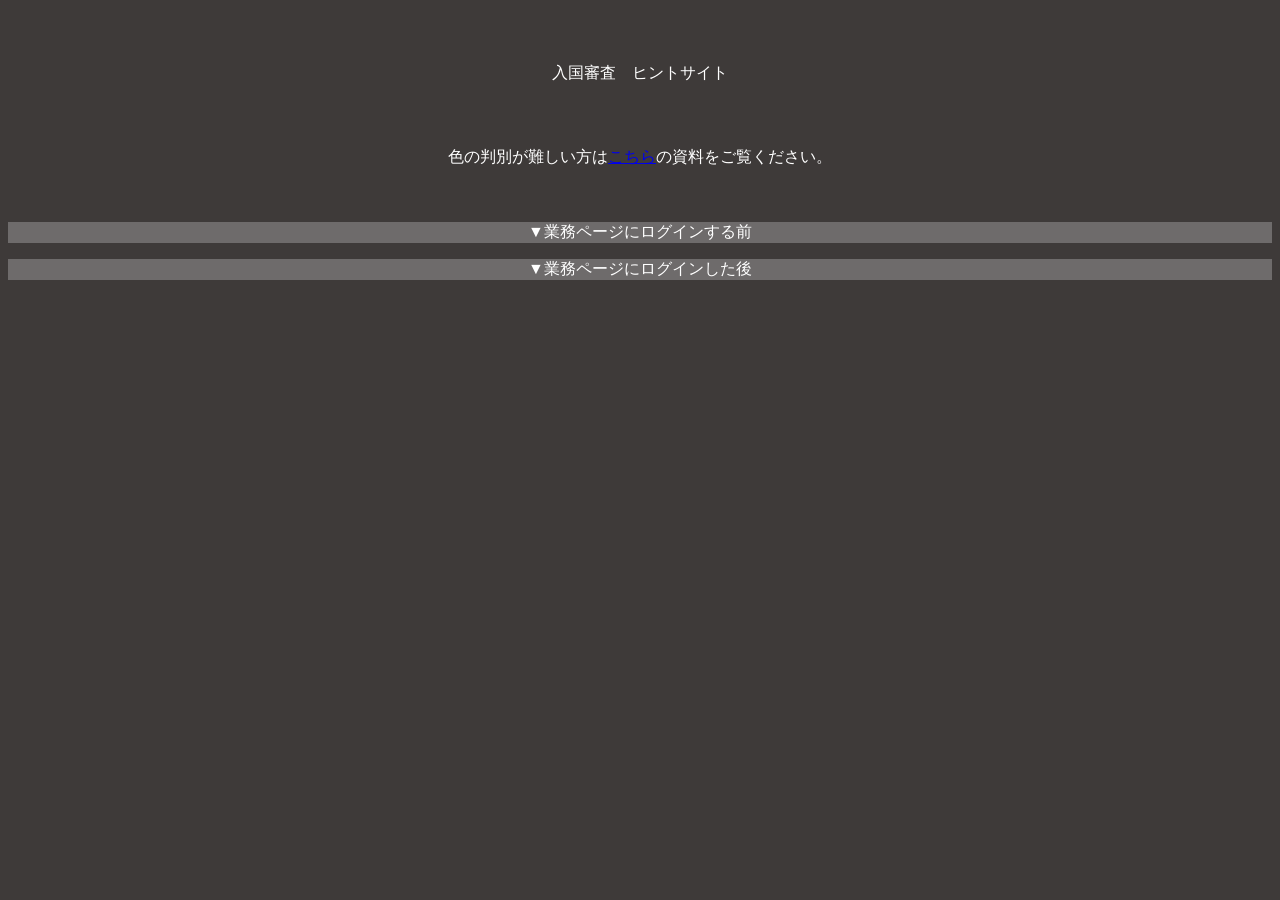
<file: hint.htm>
<!DOCTYPE html5>
<html lang=“ja”>
<meta charset="UTF-8">

<head>
    <metahttp-equiv="content-type" content="text/html; charset=UTF-8">
	<meta name="viewport" content="width=device-width,initial-scale=1">
    <title>業務ページ</title>
	 <link rel="shortcut icon" href="image/nazobu.jpg" >
	<!-- jQuery本体の読み込み -->
	 <link rel="stylesheet" href="hint.css"　type="text/css" media="all">
	 <script src="index.js" defer></script>

<!-- ＃リンクのスムーズスクロール -->
<script>
$(function(){
   // #で始まるリンクをクリックしたら実行されます
   $('a[href^=#]').click(function() {
      // スクロールの速度
      var speed = 400; // ミリ秒で記述
      var href= $(this).attr("href");
      var target = $(href == "#" || href == "" ? 'html' : href);
      var position = target.offset().top;
      $('body,html').animate({scrollTop:position}, speed, 'swing');
      return false;
   });
});
</script>

</head>

<body>

<div class="main">

	<p class="bun">入国審査　ヒントサイト</p>

	<p class="bun">色の判別が難しい方は<a href="color.pdf" target="_blank">こちら</a>の資料をご覧ください。</p>

<label for="1"><p class="one">▼業務ページにログインする前</p></label>

<span class="hint before">
<p class="three">まずは気になる点もあるかと思いますが、見えている通りに解いてみましょう。それぞれの謎解きは異星人の特徴をあぶりだすために、あえて不可解な点を残した状態になっています。</p>
<label for="3"><p class="main-title">▼1の謎</p></label>
<span class="hint a">
<p class="three" id="a">指示通りしりとりをしましょう。イラストの下の四角は文字数を表しています。</p>
<label for="4"><p class="title" id="a">▼1の謎の答え</p></label>
</span>
<span class="hint b">
<p class="three" id="b">DOG=犬から「いぬ→ぬいぐるみ→みるく→くらげ→げつようび」と辿って通った文字を読むと「あたま（頭）」となります。</p>
</span>

<label for="5"><p class="main-title">▼2の謎</p></label>
<span class="hint c">
<p class="three" id="c">それぞれの言葉の「色」と「読み方」をそれぞれひらがなで考えましょう。一番下は「あか」の「たま」です。</p>
<label for="7"><p class="title" id="e">▼2の謎の答え</p></label>
</span>
<span class="hint e">
<p class="three" id="e">「しろ　しんぐ」「き　がんえん」「あか　たま」という色と読み方の組み合わせから、右側の言葉になるために消すべきひらがな1文字が丸に当てはまります。上から順番に読むと「しんか」となります。</p>
</span>

<label for="8"><p class="main-title">▼3の謎</p></label>
<span class="hint f">
<p class="three" id="f">「S」から「G」まで辿りましょう。途中、イラストを通った場合はその読み方で文章をつなげると、とある指示文が浮かび上がります。</p>
<label for="9"><p class="title" id="f">▼3の謎の答え</p></label>
</span>
<span class="hint g">
<p class="three" id="g">「S」から「G」まで最短で辿って通った文字とイラストを読むと「し 剣 缶 の う え」となります。「試験管の上」と捉え、迷路の中の試験管から上に向かって読むと「はいし（廃止）」となります。</p>
</span>

<label for="10"><p class="main-title">▼4の謎</p></label>
<span class="hint h">
<p class="three" id="h">どちらもなぞなぞです。左は生き物の名前ではなく、まさに「いきもの」になるようです。</p>
<label for="11"><p class="title" id="h">▼4の謎のヒント続き</p></label>
</span>
<span class="hint i">
<p class="three" id="i">右の言葉の間に伸ばす棒を入れると、のび～る食べ物になるようです。</p>
<label for="12"><p class="title" id="i">▼4の謎の答え</p></label>
</span>
<span class="hint j">
<p class="three" id="j">左は「いち」「いきもの」になる「い」、右は「ちーず」になる「ちず」が当てはまるので答えは「いちず（一途）」となります。</p>
</span>

<label for="13"><p class="main-title">▼5の謎</p></label>
<span class="hint k">
<p class="three" id="k">4つセットのもので、1つは「キ」です。感情にまつわる言葉のようです。</p>
<label for="14"><p class="title" id="k">▼5の謎の答え</p></label>
</span>
<span class="hint l">
<p class="three" id="l">4つセットで1つの言葉になる「喜怒哀楽」が当てはまります。カタカナに直して埋めて矢印の場所を読むと「イクラ」となります。</p>
</span>

<label for="15"><p class="main-title">▼6の謎</p></label>
<span class="hint m">
<p class="three" id="m">まずは指示通り「葉っぱ」のイラストができる4つのパネル配置を考えましょう。パネルが埋まると、おのずと右側の丸に埋める文字もわかりそうです。</p>
<label for="16"><p class="title" id="m">▼6.詩の謎の答え</p></label>
</span>
<span class="hint n">
<p class="three" id="n">葉っぱのイラストができるようにパネルを埋めると上に「作文」、下に「発言」という言葉ができます。これを右の丸に埋めて葉っぱの下を読むと「くつ（靴）」となります。</p>
</span>

<label for="17"><p class="main-title">▼7の謎</p></label>
<span class="hint o">
<p class="three" id="o">指示に従って青い文字を上から読むと、次に従うべき指示文が出てきます。</p>
<label for="18"><p class="title" id="o">▼7の謎の答え</p></label>
</span>
<span class="hint p">
<p class="three" id="p">青の文字を上から読むと「きしたから（黄下から）」、黄を下から読むと「くろうえから（黒上から）」、黒を上から読むと「あした」となり、答えは「あした（明日）」となります。</p>
</span>

<label for="19"><p class="main-title">▼8の謎</p></label>
<span class="hint q">
<p class="three" id="q">マスに埋めるべき文字は、すでにあなたの視界に入っているようです。</p>
<label for="20"><p class="title" id="q">▼8の謎の答え</p></label>
</span>
<span class="hint r">
<p class="three" id="r">「はてなにかなうめるとこたえ」の文章をそのままマスに埋めると、すでに埋まった3文字とも一致します。答えとなる青枠を読むと「めると（メルト）」となります。</p>
</span>

<label for="24"><p class="main-title">▼LASTの謎</p></label>
<span class="hint v">
<p class="three" id="v">これまでの答えを全て埋めましょう。二重枠になった文字を1から順に読むと質問になっています。</p>
<label for="25"><p class="title" id="v">▼まとめ謎の答え</p></label>
</span>
<span class="hint w">
<p class="three" id="w">二重枠になった部分を順に読むと「あしはいくつある（足はいくつある？）」となります。人間に対する想定問としては「2」が正しいため、2が正解です。</p>
</span>
</span>

<label class="label-btn1" for="2"><p class="oneb">▼業務ページにログインした後</p></label>

<span class="hint after">
<p class="three">先ほど導いた想定解と見比べましょう。想定解と変わってしまった謎があるはずです。また、異星人の回答からどのような質問を導いたのかを推測することで、間違った答えの一部の文字も逆算できそうです。</p>
<label for="26"><p class="main-title">▼入国者1人目（残り5人）</p></label>
<span class="hint x">
<p class="three" id="x">1問目を間違ったようです。また、間違った回答から、何か宇宙規模の話と勘違いしているようです。</p>
<label for="41"><p class="title" id="x">▼入国者1人目（残り5人）のヒント続き</p></label>
</span>
<span class="hint am">
<p class="three" id="am">1問目の答えの1文字目が「ほ」になると「星の数はいくつ？」となりそうです。そう仮定すると、1問目の答えの1文字目が「ほ」になるような間違いが起こったと考えられます。</p>
<label for="27"><p class="title" id="x">▼入国者1人目の特徴（答え）</p></label>
</span>
<span class="hint y">
<p class="three" id="y">1問目のDOG～MONを逆さまにするとNOW～DOGに変わり、辿る順番と通る文字が変わります。答えが「ほうき」になり、先ほどの仮定とも一致します。つまり「点線の中が逆に見える」特徴を持っていたようです。</p>
</span>

<label for="28"><p class="main-title">▼入国者2人目（残り4人）</p></label>
<span class="hint z">
<p class="three" id="z">誤答の内容から、何やらヒレを持つ海の生き物の話をしているようです。また、汚れていない文字から、3、4、7問目を少なくとも間違えていることがわかります。この3問に共通する点で、何かが起こったと推測ができます。</p>
<label for="42"><p class="title" id="z">▼入国者2人目（残り4人）のヒント続き</p></label>
</span>
<span class="hint an">
<p class="three" id="an">3、4、7問目には共通してピンク色の文字が含まれています。これらが消えていると仮定すると、それぞれ異なる答えが導かれそうです。</p>
<label for="29"><p class="title" id="z">▼入国者2人目の特徴（答え）</p></label>
</span>
<span class="hint aa">
<p class="three" id="aa">3の謎は「スター」から「ゴ（5）」に向かう謎に変わります。4の謎は「は」と「なび」が埋まる謎に変わります。7の謎は「あおのうえをよめ」という指示文に変わります。この結果「かいご」「はなび」「いるか」という答えが導かれ、辻褄が合いました。「あしかはくついる（アシカは靴いる？）」という質問を導いていたようです。よって「ピンクが見えない」という特徴と推測できます。</p>
</span>

<label for="30"><p class="main-title">▼入国者3人目（残り3人）</p></label>
<span class="hint ab">
<p class="three" id="ab">8問の答えは全て想定解で、導かれた正しい質問に対して「10ポン」と答えています。つまりこの足を10本持つ生き物であると推測できます。</p>
<label for="31"><p class="title" id="ab">▼入国者3人目の特徴（答え）</p></label>
</span>
<span class="hint ac">
<p class="three" id="ac">この入国者は足を10本持つ生き物である「イカ」の可能性が高いです。</p>
</span>

<label for="32"><p class="main-title">▼入国者4人目（残り2人）</p></label>
<span class="hint ad">
<p class="three" id="ad">答えがシンプルなので間違った質問内容を推測することは難しそうです。間違いの可能性がある3、4、6、7、8問目を見て、何かが起こりそうな共通点を探しましょう。</p>
<label for="33"><p class="title" id="ad">▼入国者4人目（残り2人）のヒント続き</p></label>
</span>
<span class="hint ae">
<p class="three" id="ae">3、6、7、8問目には共通して緑の文字があります。これらが共通の法則で変化することでそれぞれ別の答えにならないでしょうか。</p>
<label for="34"><p class="title" id="ae">▼入国者4人目（残り2人）のヒント続き</p></label>
</span>
<span class="hint af">
<p class="three" id="af">それぞれ緑の文字が50音順で1つ進むと、謎が変わりそうです。3の謎は盤面の文字だけでなく迷路自体の形が変わります。6の謎は「ひをつけろ」になるので、火のイラストを作った上で「火」の字をくっつける必要がありそうです。8の謎は何か順番に並んだ4つが埋まる謎に変化しそうです。</p>
<label for="35"><p class="title" id="af">▼入国者4人目の特徴（答え）</p></label>
</span>
<span class="hint ag">
<p class="three" id="ag">3の謎は壁の形も変わり「王冠の上」を読む解法に変化します。6の謎は火のイラストを作った上で「火」へんを付ける謎に変化します。7の謎は「赤の文字を上から読め」に変化します。8の謎は「おととい きのう きょう あした」と埋める謎に変化します。これにより「たいこ」「はば」「したい」「きょう」と答えが導かれ「あしたいくばしょ（明日行く場所）」という質問が「トウキョウ」という答えとも辻褄が合います。よって「緑がひとつ進んで見える」と推測できます。</p>
</span>

<label for="36"><p class="main-title">▼入国者5人目（残り1人）</p></label>
<span class="hint ah">
<p class="three" id="ah">この入国者は確かに封筒の中の謎には手をつけていないようです。封筒の中を見ずに答えを導いた、そんな入国者が持っていた能力（カナ3文字）は1つしかあり得ません。</p>
<label for="37"><p class="title" id="ah">▼入国者5人目（残り1人）のヒント続き</p></label>
</span>
<span class="hint ai">
<p class="three" id="ai">入国者は「透視（トウシ）」ができました。ただ、それだけでは想定解を一瞬で導ける理由にはなりません。この透視中は何か特殊な制限があるたようです。透視した時の8枚の謎の状態も考えてみましょう。</p>
<label for="38"><p class="title" id="ai">▼入国者5人目（残り1人）のヒント続き</p></label>
</span>
<span class="hint aj">
<p class="three" id="aj">透視をしたとき、封筒の中の8枚の謎は正方形の封筒の中で綺麗に重なっていました。透視ができるのであれば8枚の謎の内容全てが透けるはずですが、そうはならなかったようです。特殊な条件に当てはまる「何か」だけを透視でき、それらが上手く重なることで1つの質問文を導いたのかもしれません。入国者が導いた答えが「ニホン」であることも考慮して推測しましょう。</p>
<label for="39"><p class="title" id="aj">▼入国者5人目（残り1人）のヒント続き</p></label>
</span>
<span class="hint ak">
<p class="three" id="ak">ズバリ、入国者は「今入国したい国は」という8文字の質問に対して「ニホン（日本）」と答えたようです。これが成立する、透視中の制限とは何かを考えましょう。</p>
<label for="40"><p class="title" id="ak">▼入国者5人目の特徴（答え）</p></label>
</span>
<span class="hint al">
<p class="three" id="al">封筒に謎が8枚入った状態で赤だけを読むと、封筒に書かれた「入国」の文字も含めて「今入国したい国は」となります。入国者は透視を発動し、この文章を見たため、真っ先に「ニホン」と回答したと推測ができます。つまり「トウシができる。その時赤だけ見える」という特徴だと推測できます。</p>
</span>



<div class="box">
<input type="checkbox" value="before" class="checkbox" id="1">
<input type="checkbox" value="after" class="checkbox"id="2">
<input type="checkbox" value="a" class="checkbox" id="3">
<input type="checkbox" value="b" class="checkbox" id="4">
<input type="checkbox" value="c" class="checkbox" id="5">
<input type="checkbox" value="d" class="checkbox" id="6">
<input type="checkbox" value="e" class="checkbox" id="7">
<input type="checkbox" value="f" class="checkbox" id="8">
<input type="checkbox" value="g" class="checkbox" id="9">
<input type="checkbox" value="h" class="checkbox" id="10">
<input type="checkbox" value="i" class="checkbox" id="11">
<input type="checkbox" value="j" class="checkbox" id="12">
<input type="checkbox" value="k" class="checkbox" id="13">
<input type="checkbox" value="l" class="checkbox" id="14">
<input type="checkbox" value="m" class="checkbox" id="15">
<input type="checkbox" value="n" class="checkbox" id="16">
<input type="checkbox" value="o" class="checkbox" id="17">
<input type="checkbox" value="p" class="checkbox" id="18">
<input type="checkbox" value="q" class="checkbox" id="19">
<input type="checkbox" value="r" class="checkbox" id="20">
<input type="checkbox" value="s" class="checkbox" id="21">
<input type="checkbox" value="t" class="checkbox" id="22">
<input type="checkbox" value="u" class="checkbox" id="23">
<input type="checkbox" value="v" class="checkbox" id="24">
<input type="checkbox" value="w" class="checkbox" id="25">
<input type="checkbox" value="x" class="checkbox" id="26">
<input type="checkbox" value="y" class="checkbox" id="27">
<input type="checkbox" value="z" class="checkbox" id="28">
<input type="checkbox" value="aa" class="checkbox" id="29">
<input type="checkbox" value="ab" class="checkbox" id="30">
<input type="checkbox" value="ac" class="checkbox" id="31">
<input type="checkbox" value="ad" class="checkbox" id="32">
<input type="checkbox" value="ae" class="checkbox" id="33">
<input type="checkbox" value="af" class="checkbox" id="34">
<input type="checkbox" value="ag" class="checkbox" id="35">
<input type="checkbox" value="ah" class="checkbox" id="36">
<input type="checkbox" value="ai" class="checkbox" id="37">
<input type="checkbox" value="aj" class="checkbox" id="38">
<input type="checkbox" value="ak" class="checkbox" id="39">
<input type="checkbox" value="al" class="checkbox" id="40">
<input type="checkbox" value="am" class="checkbox" id="41">
<input type="checkbox" value="an" class="checkbox" id="42">
<input type="checkbox" value="ao" class="checkbox" id="43">
<input type="checkbox" value="ap" class="checkbox" id="44">
<input type="checkbox" value="aq" class="checkbox" id="45">
<input type="checkbox" value="ar" class="checkbox" id="46">
<input type="checkbox" value="as" class="checkbox" id="47">
<input type="checkbox" value="at" class="checkbox" id="48">
<input type="checkbox" value="au" class="checkbox" id="49">
<input type="checkbox" value="av" class="checkbox" id="50">
<input type="checkbox" value="aw" class="checkbox" id="51">
</div>

</div>


</div>


</div>

</div>




<script src="https://code.jquery.com/jquery-3.6.0.min.js" integrity="sha256-/xUj+3OJU5yExlq6GSYGSHk7tPXikynS7ogEvDej/m4=" crossorigin="anonymous"></script>
  <script type="text/javascript" src="hint.js"></script>
  </body>
</file>
<file: index.css>
body {
background: #ffffff;
font-family:sans-serif;
background: linear-gradient(to bottom, #7fffd4 0%, #ffffff 20%);
}

.page {
width: 1200px;
text-align: center;
}

.back {
background: #7fffd4;
  position: absolute;
  height: 200px;
　width: 100px;
}

.main {
display: block;
color: #000000;
}

.header {
  padding: 0 20px;
  position: relative;
}

.bun {
margin-top: 5%;
text-align: center;
}

.start-bun {
text-align: center;
}

font.number {
font-size: 30px;
color: #f24949;
}

.nazo {
text-align: center;
}

img.title {
text-align: center;
width: 50%;
}

img.nazo {
text-align: center;
width: 80%;
}

img.story {
text-align: center;
width: 100%;
}

.blank{
    border:none;
    border-bottom:2px solid #444;
    background:transparent;
    font-size:15px;
    padding:2px 8px;
    appearance:none;
}

.blank:invalid {
    color: #a9a9a9;
}

.blank option {
    color: #000;
}

/* ここから下がハンバーガーメニューに関するCSS */

.icon {
background: #4169e1;
}
  
/* チェックボックスを非表示にする */
.drawer_hidden {
  display: none;
}

/* ハンバーガーアイコンの設置スペース */
.drawer_open {
  position: absolute;
  right: 50px;
  top: 10px;
  z-index: 100;
  cursor: pointer;
}

.drawer_open2 {
  position: absolute;
  right: 58px;
  top: -8px;
  z-index: 99;
}

/* ハンバーガーメニューのアイコン */
.drawer_open span,
.drawer_open span:before,
.drawer_open span:after {
  content: '';
  display: block;
  height: 5px;
  width: 25px;
  border-radius: 5px;
  background: #fff;
  transition: 0.5s;
  position: absolute;
}

.drawer_open2 span {
　content: '';
  display: block;
  height: 40px;
  width: 40px;
  border-radius: 5px;
  background: #3E3A39;
  transition: 0.5s;
  position: absolute;
}

/* 三本線の一番上の棒の位置調整 */
.drawer_open span:before {
  bottom: 10px;
}

/* 三本線の一番下の棒の位置調整 */
.drawer_open span:after {
  top: 10px;
}

img.infomation {
margin-top: 10%;
right: 5%;
width: 90%;
z-index: 100;
position: absolute;
display: none;
box-shadow: 6px 6px 10px 0px rgba(0, 0, 0, 0.4);
}

/* アイコンがクリックされたら色を変える */
#drawer_input:checked ~ .drawer_open span {
  background: #3E3A39;
}

#drawer_input:checked ~ .drawer_open span::before {
  background: #3E3A39;
}

#drawer_input:checked ~ .drawer_open span::after {
  background: #3E3A39;
}

#drawer_input:checked ~ .drawer_open2 span {
  background: #ffffff;
}

#drawer_input:checked ~ .infomation {
  display: block;
　transition: 1s;
}

.nyuryoku {
　display: flex;
　justify-content: center;
}

.button {
margin-left: 5%;
margin-top: 10px;
text-align: center;
width: 400px;
font-size: 25px;
}

.send-button {
margin-top: 15px;
text-align: center;
font-size: 20px;
color: #000;
}

.label-send {
display: inline-block;
  padding: 5px 30px;
  background-color: #3E3A39;
  cursor: pointer;
  border-radius: 20px;
  box-shadow: 6px 6px 10px 0px rgba(0, 0, 0, 0.4);
  color: #fff;
}

.start {
    width: 50%;
    padding: 8px 10px;
    border: 1px solid #555;
    border-radius: 3px;
    background-color: transparent;
    color: #000000;
    font-size: 1em;
    line-height: 1.5;
    margin-bottom: 10px;
}

.start:focus {
    outline: 1px solid #fff;
}

.start::placeholder {
    color: #666;
}

.start2 {
    width: 30%;
    padding: 8px 10px;
    border: 1px solid #555;
    border-radius: 3px;
    background-color: transparent;
    color: #000000;
    font-size: 1em;
    line-height: 1.2;
    margin-bottom: 10px;
}

.start2:focus {
    outline: 1px solid #fff;
}

.start2::placeholder {
    color: #666;
}

.clear-bun {
size: 10px;
text-align: center;
}

.normal-clear {
font-size: 15px;
margin-top: 50px;
}

.exstart-bun {
opacity: 0;
  display: none;
  transition: all 1s;
text-align: center;
}

.is-active {
  opacity: 1;
  display: block;
}

.play-ex {
display: inline-block;
  padding: 5px 30px;
  background-color: #3E3A39;
  cursor: pointer;
  border-radius: 20px;
  box-shadow: 6px 6px 10px 0px rgba(0, 0, 0, 0.4);
  color: #fff;
}

.post {
display: inline-block;
  padding: 5px 30px;
  background-color: #1DA1F2;
  cursor: pointer;
  border-radius: 20px;
  box-shadow: 6px 6px 10px 0px rgba(0, 0, 0, 0.4);
  color: #fff;
}

.clear {
font-size: 100px;
color: #fff;
}

.attention {
display: none;
}
</file>
<file: indexnone.css>
body {
background: #3E3A39;
font-family:sans-serif;
}

.start-bun {
margin-top: 5%;
text-align: center;
color: #ffffff;
}

.tate {
display: none;
}
</file>
<file: hint.css>
body {
background: #3E3A39;
font-family:sans-serif;
}


.main {
display: block;
background: #3E3A39;
color: #ffffff;
}

.bun {
margin-top: 5%;
margin-bottom: 5%;
text-align: center;
}

.one {
margin-top: -10px;
background: #6e6b6b;
color: #ffffff;
text-align: center;
}

.oneb {
background: #6e6b6b;
color: #ffffff;
text-align: center;
}

.hint  {
display: none;
}

.hint.selected  {
display: block;
}

.main-title {
margin-top: -10px;
background: #fafafa;
color: #000000;
}

.title {
margin-top: -16px;
background: #d7d6d6;
color: #000000;
}

.three {
margin-top: -16px;
background: #ebebeb;
color: #000000;
text-align: center;
}

div.box {
display: none;
}
</file>
